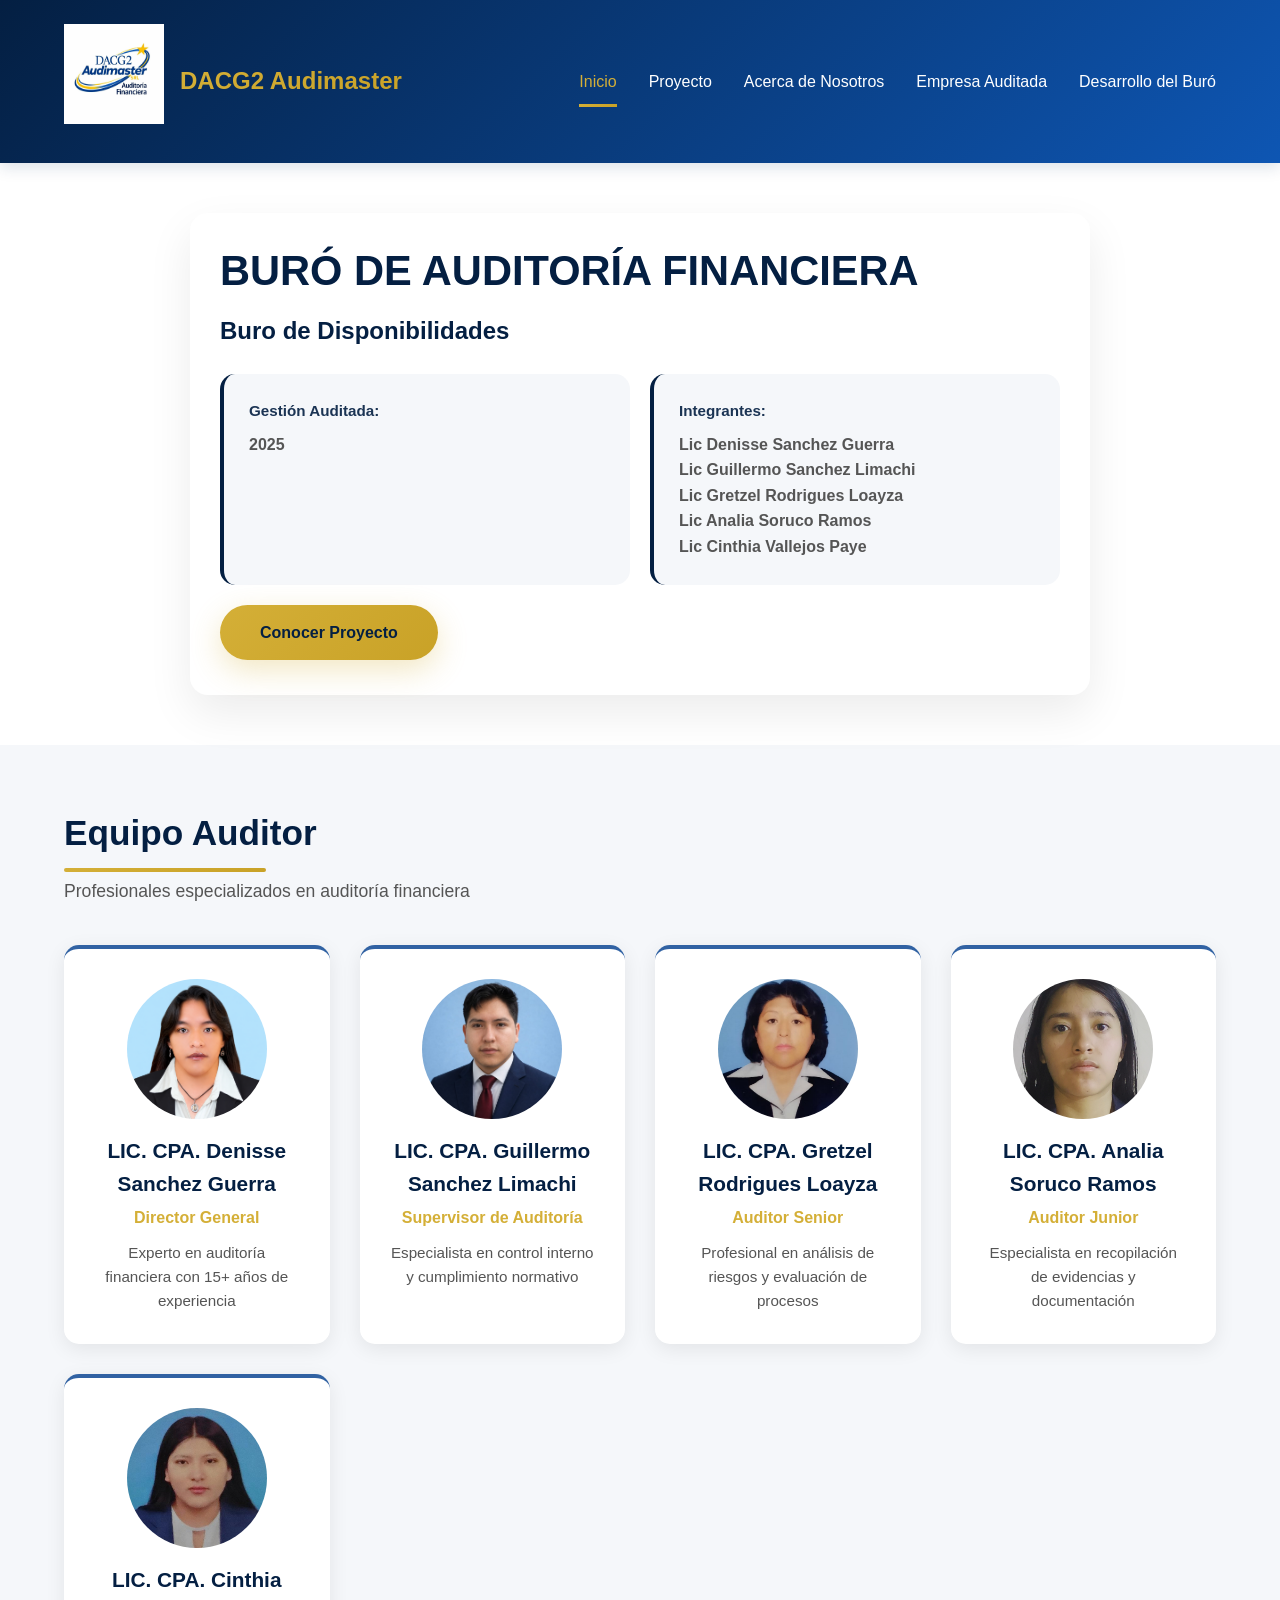
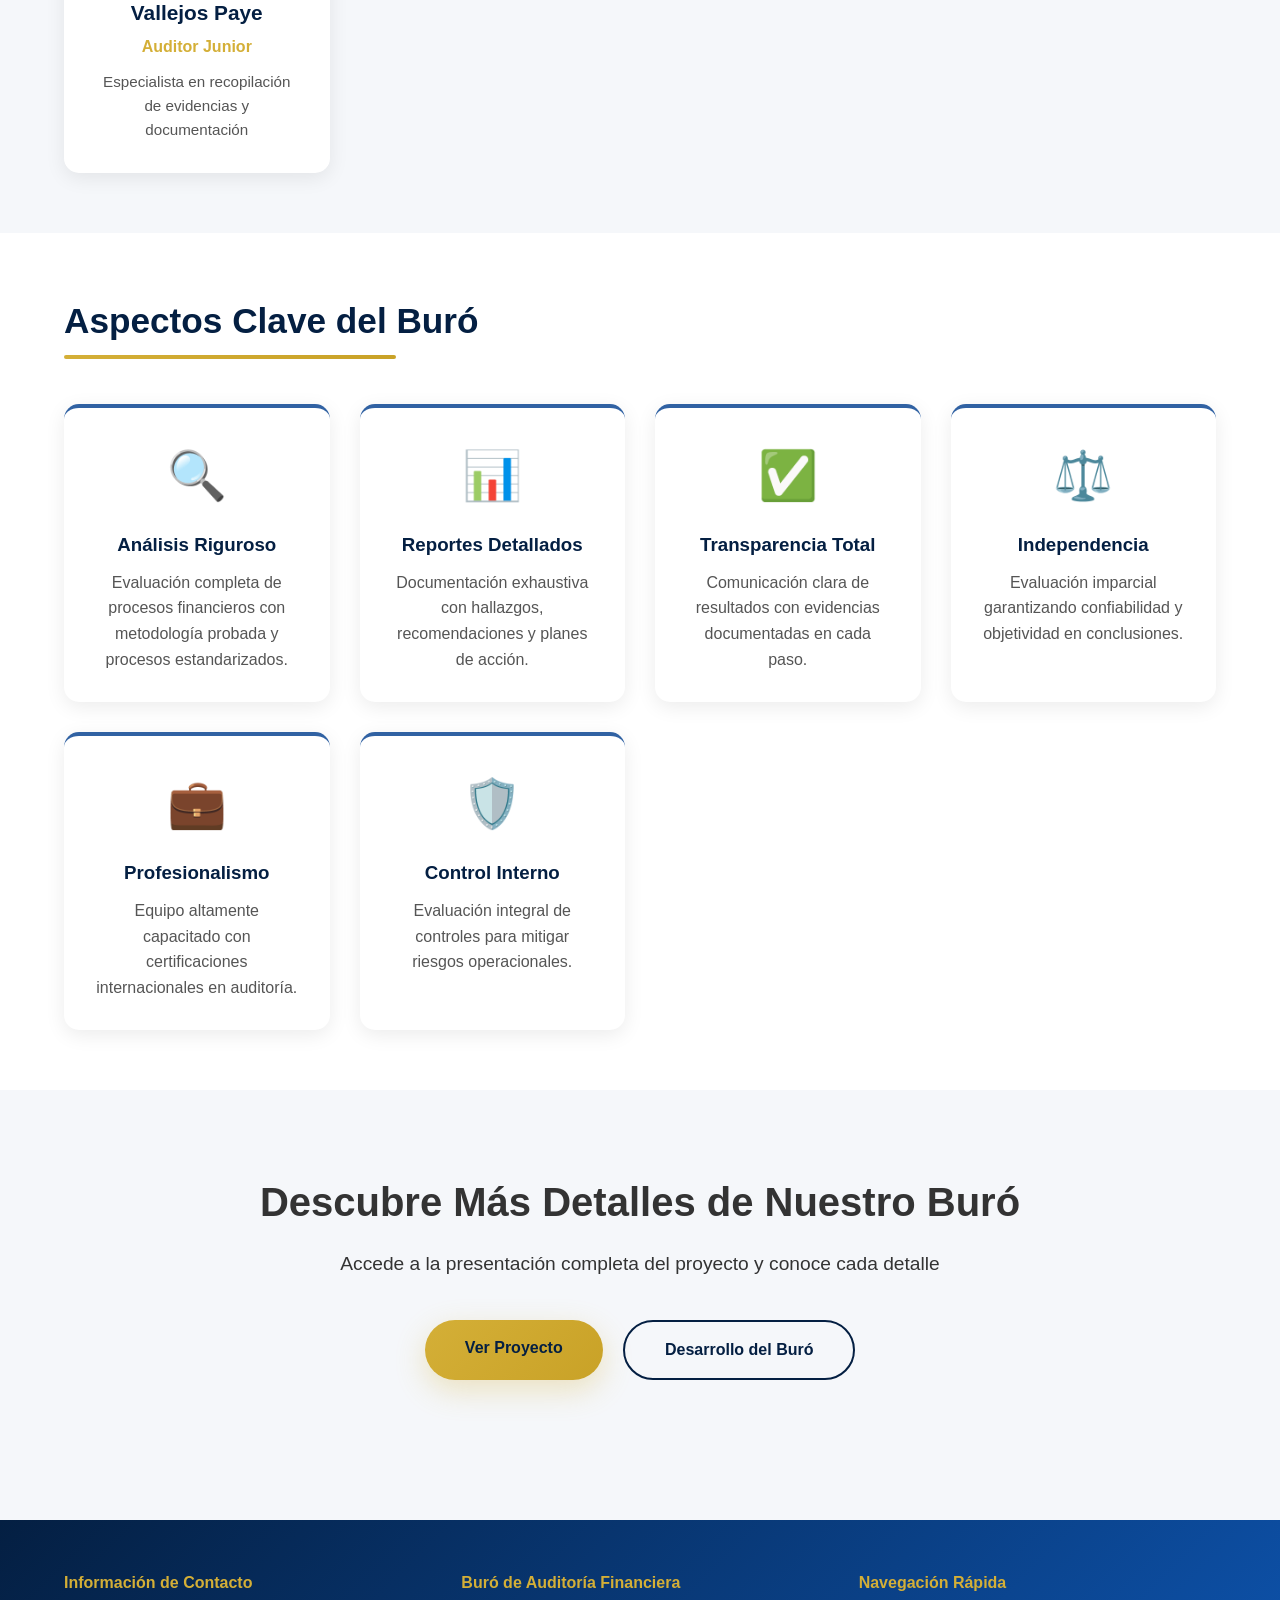
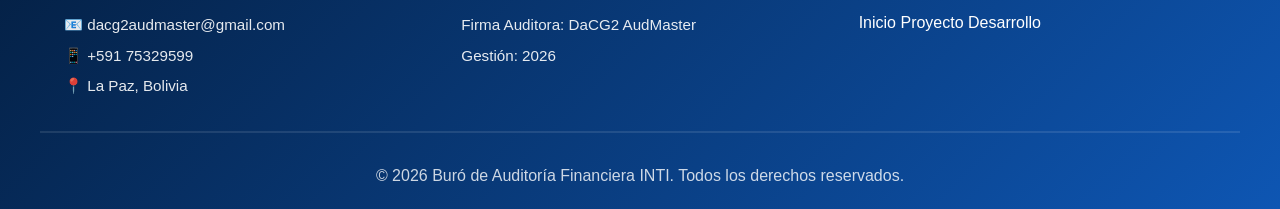
<file: index.html>
<!DOCTYPE html>
<html lang="es">
<head>
    <meta charset="UTF-8">
    <meta name="viewport" content="width=device-width, initial-scale=1.0">
    <link rel="icon" type="image/png" href="img/logofirma.jpg">
    <title>Auditoría Financiera - 2026</title>
    <link rel="stylesheet" href="styles.css">
</head>
<body>
    <!-- Navegación Sticky -->
    <nav class="navbar sticky-navbar">
        <div class="navbar-container">
            <div class="navbar-brand">
                <span class="brand-icon"><img src="img/logofirma.jpg" alt="logo-firma" height="100px" width="100px"></span>
                <span class="brand-text">DACG2 Audimaster</span>
            </div>
            <div class="nav-menu" id="navMenu">
                <a href="index.html" class="nav-link active">Inicio</a>
                <a href="proyecto.html" class="nav-link">Proyecto</a>
                <a href="firma.html" class="nav-link">Acerca de Nosotros</a>
                <a href="empresa.html" class="nav-link">Empresa Auditada</a>
                <a href="desarrollo.html" class="nav-link">Desarrollo del Buró</a>
            </div>
            <div class="hamburger" id="hamburger">
                <span></span>
                <span></span>
                <span></span>
            </div>
        </div>
    </nav>

    <!-- Hero Section -->
    <header class="hero" id="hero">
        <div class="hero-overlay"></div>
        <div class="hero-content">
            <div class="hero-text">
                <h1 class="hero-title fade-in">BURÓ DE AUDITORÍA FINANCIERA</h1>
                <p class="hero-subtitle fade-in-delay">Buro de Disponibilidades</p>
                <div class="hero-info fade-in-delay-2">
                    <div class="info-card">
                        <span class="info-label">Gestión Auditada:</span>
                        <span class="info-value">2025</span>
                    </div>
                    <div class="info-card">
                        <span class="info-label">Integrantes:</span>
                        <span class="info-value">Lic Denisse Sanchez Guerra</span>
                        <span class="info-value">Lic Guillermo Sanchez Limachi</span>
                        <span class="info-value">Lic Gretzel Rodrigues Loayza</span>
                        <span class="info-value">Lic Analia Soruco Ramos</span>
                        <span class="info-value">Lic Cinthia Vallejos Paye</span>
                    </div>
                </div>
                <a href="desarrollo.html" class="cta-button fade-in-delay-3">Conocer Proyecto</a>
            </div>
        </div>
    </header>

    <!-- Integrantes Section -->
    <section class="integrantes-section">
        <div class="container">
            <h2 class="section-title">Equipo Auditor</h2>
            <p class="section-subtitle">Profesionales especializados en auditoría financiera</p>
            <div class="integrantes-grid">
                <div class="integrante-card fade-up" data-index="0">
                    <div class="integrante-avatar">
                        <img src="img/foto_denise.png" alt="Foto de Denisse Sanchez Guerra" class="integrante-avatar-img">
                    </div>
                    <h3 class="integrante-name">LIC. CPA. Denisse Sanchez Guerra</h3>
                    <p class="integrante-role">Director General</p>
                    <p class="integrante-description">Experto en auditoría financiera con 15+ años de experiencia</p>
                </div>
                <div class="integrante-card fade-up" data-index="1">
                    <div class="integrante-avatar">
                        <img src="img/foto_guille.jpg" alt="Foto de Guillermo Sanchez Limachi" class="integrante-avatar-img">
                    </div>
                    <h3 class="integrante-name">LIC. CPA. Guillermo Sanchez Limachi</h3>
                    <p class="integrante-role">Supervisor de Auditoría</p>
                    <p class="integrante-description">Especialista en control interno y cumplimiento normativo</p>
                </div>
                <div class="integrante-card fade-up" data-index="2">
                    <div class="integrante-avatar">
                        <img src="img/foto_gretzel.jpg" alt="Foto deGretzel Rodrigues" class="integrante-avatar-img">
                    </div>
                    <h3 class="integrante-name">LIC. CPA. Gretzel Rodrigues Loayza</h3>
                    <p class="integrante-role">Auditor Senior</p>
                    <p class="integrante-description">Profesional en análisis de riesgos y evaluación de procesos</p>
                </div>
                <div class="integrante-card fade-up" data-index="3">
                    <div class="integrante-avatar">
                        <img src="img/foto_corregida.jpg" alt="Foto de Analia Soruco" class="integrante-avatar-img">
                    </div>
                    <h3 class="integrante-name">LIC. CPA. Analia Soruco Ramos</h3>
                    <p class="integrante-role">Auditor Junior</p>
                    <p class="integrante-description">Especialista en recopilación de evidencias y documentación</p>
                </div>
                <div class="integrante-card fade-up" data-index="4">
                    <div class="integrante-avatar">
                        <img src="img/foto_cintia.jpg" alt="Foto de Cinthia Vallejos" class="integrante-avatar-img">
                    </div>
                    <h3 class="integrante-name">LIC. CPA. Cinthia Vallejos Paye</h3>
                    <p class="integrante-role">Auditor Junior</p>
                    <p class="integrante-description">Especialista en recopilación de evidencias y documentación</p>
                </div>
            </div>
        </div>
    </section>
    <!-- Características Principales -->
    <section class="features-section">
        <div class="container">
            <h2 class="section-title">Aspectos Clave del Buró</h2>
            <div class="features-grid">
                <div class="feature-card">
                    <div class="feature-icon">🔍</div>
                    <h3>Análisis Riguroso</h3>
                    <p>Evaluación completa de procesos financieros con metodología probada y procesos estandarizados.</p>
                </div>
                <div class="feature-card">
                    <div class="feature-icon">📊</div>
                    <h3>Reportes Detallados</h3>
                    <p>Documentación exhaustiva con hallazgos, recomendaciones y planes de acción.</p>
                </div>
                <div class="feature-card">
                    <div class="feature-icon">✅</div>
                    <h3>Transparencia Total</h3>
                    <p>Comunicación clara de resultados con evidencias documentadas en cada paso.</p>
                </div>
                <div class="feature-card">
                    <div class="feature-icon">⚖️</div>
                    <h3>Independencia</h3>
                    <p>Evaluación imparcial garantizando confiabilidad y objetividad en conclusiones.</p>
                </div>
                <div class="feature-card">
                    <div class="feature-icon">💼</div>
                    <h3>Profesionalismo</h3>
                    <p>Equipo altamente capacitado con certificaciones internacionales en auditoría.</p>
                </div>
                <div class="feature-card">
                    <div class="feature-icon">🛡️</div>
                    <h3>Control Interno</h3>
                    <p>Evaluación integral de controles para mitigar riesgos operacionales.</p>
                </div>
            </div>
        </div>
    </section>
    <!-- CTA Section -->
    <section class="cta-section">
        <div class="cta-content">
            <h2>Descubre Más Detalles de Nuestro Buró</h2>
            <p>Accede a la presentación completa del proyecto y conoce cada detalle</p>
            <div class="cta-buttons">
                <a href="proyecto.html" class="cta-primary">Ver Proyecto</a>
                <a href="desarrollo.html" class="cta-secondary">Desarrollo del Buró</a>
            </div>
        </div>
    </section>

    <!-- Footer -->
    <footer class="footer">
        <div class="footer-content">
            <div class="footer-section">
                <h4>Información de Contacto</h4>
                <p>📧 dacg2audmaster@gmail.com</p>
                <p>📱 +591 75329599</p>
                <p>📍 La Paz, Bolivia</p>
            </div>
            <div class="footer-section">
                <h4>Buró de Auditoría Financiera</h4>
                <p>Firma Auditora: DaCG2 AudMaster</p>
                <p>Gestión: 2026</p>
            </div>
            <div class="footer-section">
                <h4>Navegación Rápida</h4>
                <a href="index.html">Inicio</a>
                <a href="proyecto.html">Proyecto</a>
                <a href="desarrollo.html">Desarrollo</a>
            </div>
        </div>
        <div class="footer-bottom">
            <p>© 2026 Buró de Auditoría Financiera INTI. Todos los derechos reservados.</p>
        </div>
    </footer>

    <!-- Botón Volver Arriba -->
    <button class="scroll-to-top" id="scrollToTop">↑</button>

    <script src="script.js"></script>
</body>
</html>
</file>
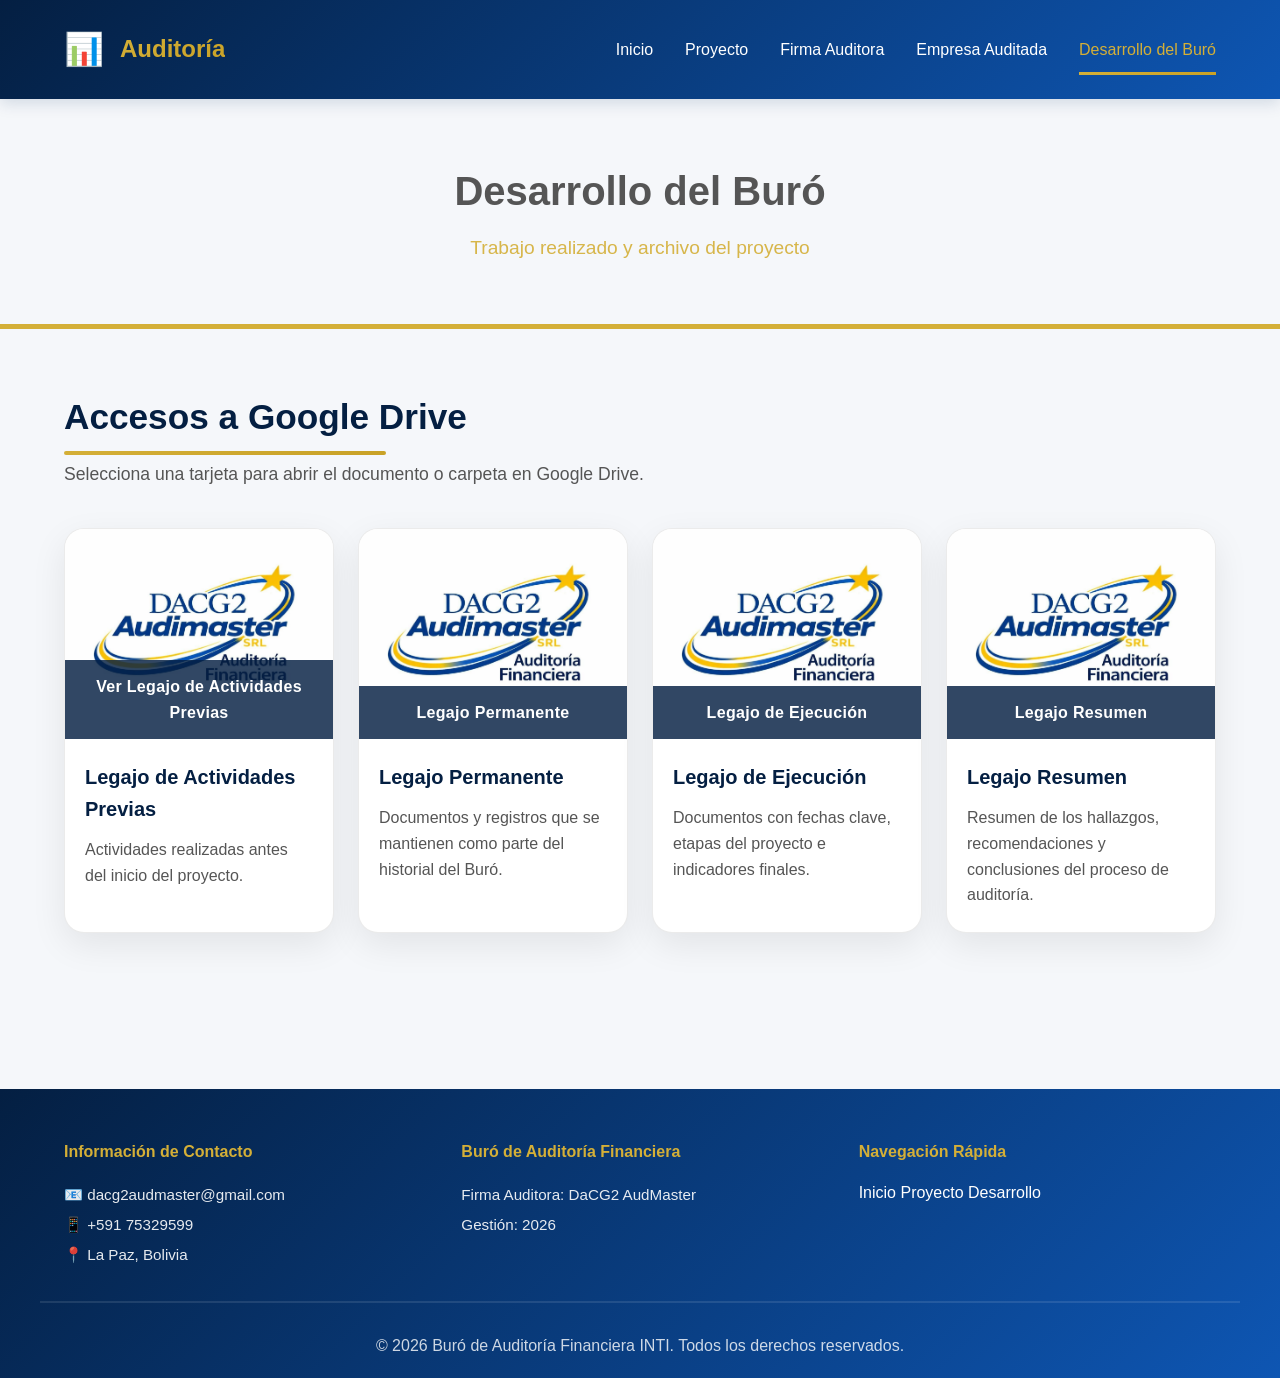
<file: desarrollo.html>
<!DOCTYPE html>
<html lang="es">
<head>
    <meta charset="UTF-8">
    <meta name="viewport" content="width=device-width, initial-scale=1.0">
    <link rel="icon" type="image/png" href="img/logofirma.jpg">
    <title>Desarrollo del Buró - Buró de Auditoría</title>
    <link rel="stylesheet" href="styles.css">
</head>
<body>
    <!-- Navegación Sticky -->
    <nav class="navbar sticky-navbar">
        <div class="navbar-container">
            <div class="navbar-brand">
                <span class="brand-icon">📊</span>
                <span class="brand-text">Auditoría</span>
            </div>
            <div class="nav-menu" id="navMenu">
                <a href="index.html" class="nav-link">Inicio</a>
                <a href="proyecto.html" class="nav-link">Proyecto</a>
                <a href="firma.html" class="nav-link">Firma Auditora</a>
                <a href="empresa.html" class="nav-link">Empresa Auditada</a>
                <a href="desarrollo.html" class="nav-link active">Desarrollo del Buró</a>
            </div>
            <div class="hamburger" id="hamburger">
                <span></span>
                <span></span>
                <span></span>
            </div>
        </div>
    </nav>

    <!-- Page Header -->
    <header class="page-header">
        <h1 class="page-title">Desarrollo del Buró</h1>
        <p class="page-subtitle">Trabajo realizado y archivo del proyecto</p>
    </header>

    <!-- Main Content -->
    <main class="main-content">
        <div class="container">
            <section class="dev-section fade-up">
                <h2 class="section-title">Accesos a Google Drive</h2>
                <p class="section-subtitle">Selecciona una tarjeta para abrir el documento o carpeta en Google Drive.</p>
                <div class="drive-grid">
                    <a class="drive-card" href="https://drive.google.com/file/d/1voPrdvt7iA2beTBzLVgas5RPv4eWmDw5/view?usp=sharing" target="_blank" rel="noopener noreferrer">
                        <div class="drive-thumb">
                            <img src="img/logofirma.jpg" alt="Legajo de Actividades Previas">
                            <span class="drive-overlay">Ver Legajo de Actividades Previas</span>
                        </div>
                        <div class="drive-card-content">
                            <h3>Legajo de Actividades Previas</h3>
                            <p>Actividades realizadas antes del inicio del proyecto.</p>
                        </div>
                    </a>
                    <a class="drive-card" href="https://drive.google.com/file/d/1eTPe0ddEw84SWrway0XYz3NSUaAcMpQ1/view?usp=sharing" target="_blank" rel="noopener noreferrer">
                        <div class="drive-thumb">
                            <img src="img/logofirma.jpg" alt="Legajo Permanente">
                            <span class="drive-overlay">Legajo Permanente</span>
                        </div>
                        <div class="drive-card-content">
                            <h3>Legajo Permanente</h3>
                            <p>Documentos y registros que se mantienen como parte del historial del Buró.</p>
                        </div>
                    </a>
                    <a class="drive-card" href="https://drive.google.com/file/d/1IOtzx3BKQWLm5sZka_1m-U_qH0CJ0iGg/view?usp=sharing" target="_blank" rel="noopener noreferrer">
                        <div class="drive-thumb">
                            <img src="img/logofirma.jpg" alt="Cronograma y Resultados">
                            <span class="drive-overlay">Legajo de Ejecución</span>
                        </div>
                        <div class="drive-card-content">
                            <h3>Legajo de Ejecución</h3>
                            <p>Documentos con fechas clave, etapas del proyecto e indicadores finales.</p>
                        </div>
                    </a>
                    <a class="drive-card" href="https://drive.google.com/drive/folders/4D5E6F7G8H9I0J1K2L3M" target="_blank" rel="noopener noreferrer">
                        <div class="drive-thumb">
                            <img src="img/logofirma.jpg" alt="Recomendaciones y Plan de Acción">
                            <span class="drive-overlay">Legajo Resumen</span>
                        </div>
                        <div class="drive-card-content">
                            <h3>Legajo Resumen</h3>
                            <p>Resumen de los hallazgos, recomendaciones y conclusiones del proceso de auditoría.</p>
                        </div>
                    </a>
                </div>
            </section>
        </div>
    </main>

    <!-- Footer -->
    <footer class="footer">
        <div class="footer-content">
            <div class="footer-section">
                <h4>Información de Contacto</h4>
                <p>📧 dacg2audmaster@gmail.com</p>
                <p>📱 +591 75329599</p>
                <p>📍 La Paz, Bolivia</p>
            </div>
            <div class="footer-section">
                <h4>Buró de Auditoría Financiera</h4>
                <p>Firma Auditora: DaCG2 AudMaster</p>
                <p>Gestión: 2026</p>
            </div>
            <div class="footer-section">
                <h4>Navegación Rápida</h4>
                <a href="index.html">Inicio</a>
                <a href="proyecto.html">Proyecto</a>
                <a href="desarrollo.html">Desarrollo</a>
            </div>
        </div>
        <div class="footer-bottom">
            <p>© 2026 Buró de Auditoría Financiera INTI. Todos los derechos reservados.</p>
        </div>
    </footer>


    <!-- Botón Volver Arriba -->
    <button class="scroll-to-top" id="scrollToTop">↑</button>

    <script src="script.js"></script>
</body>
</html>
</file>
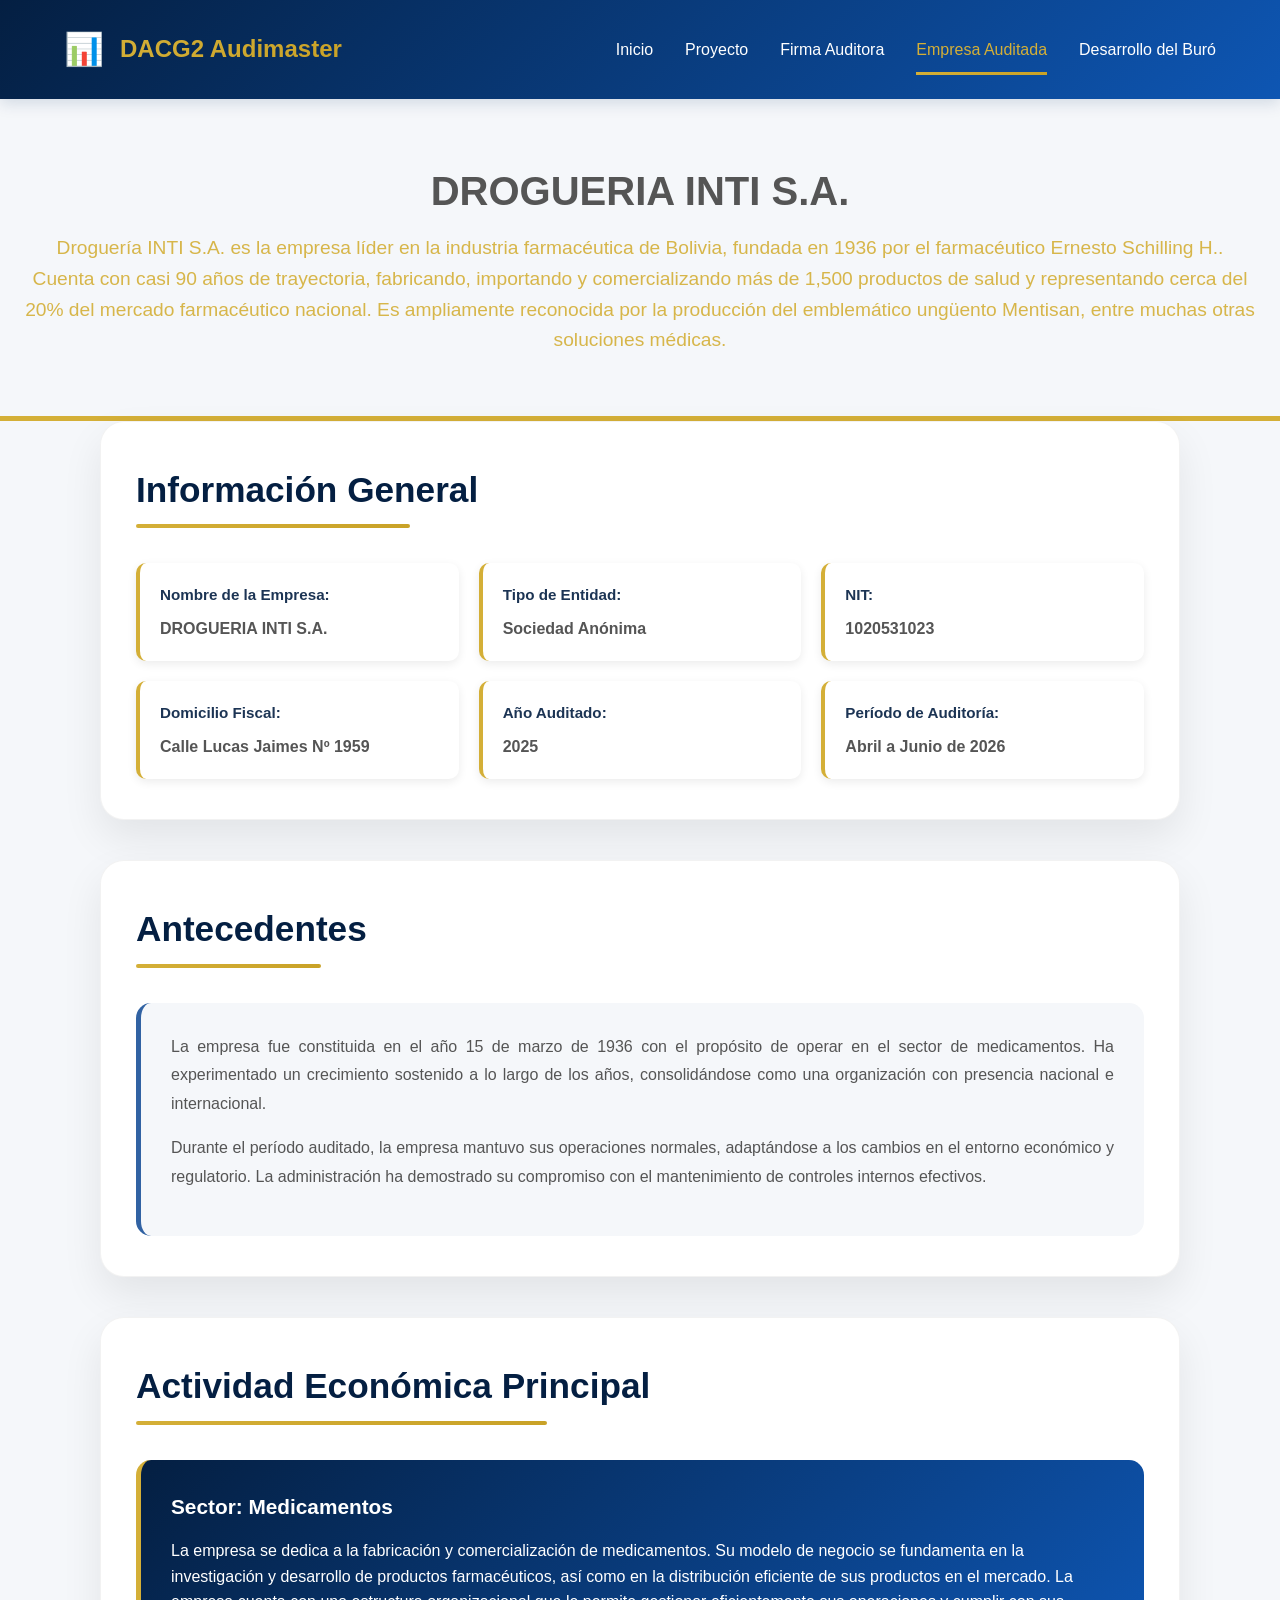
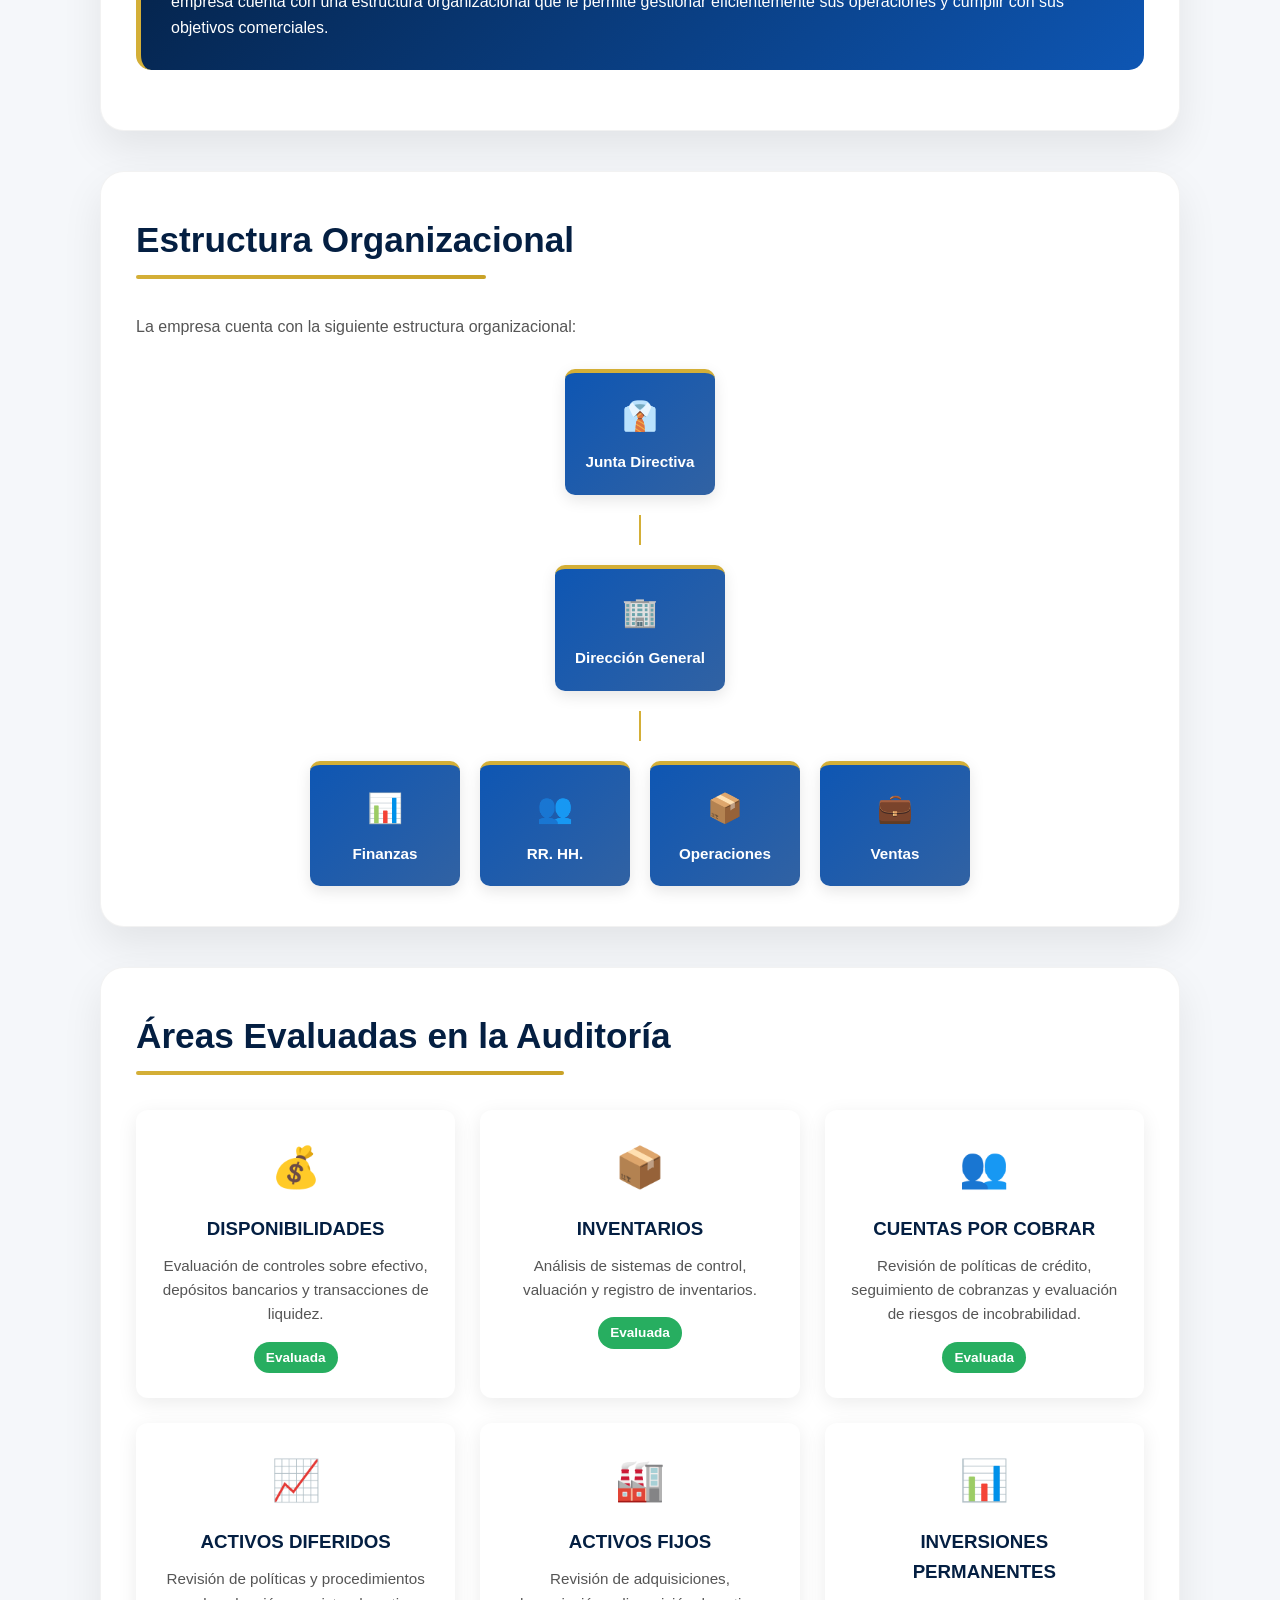
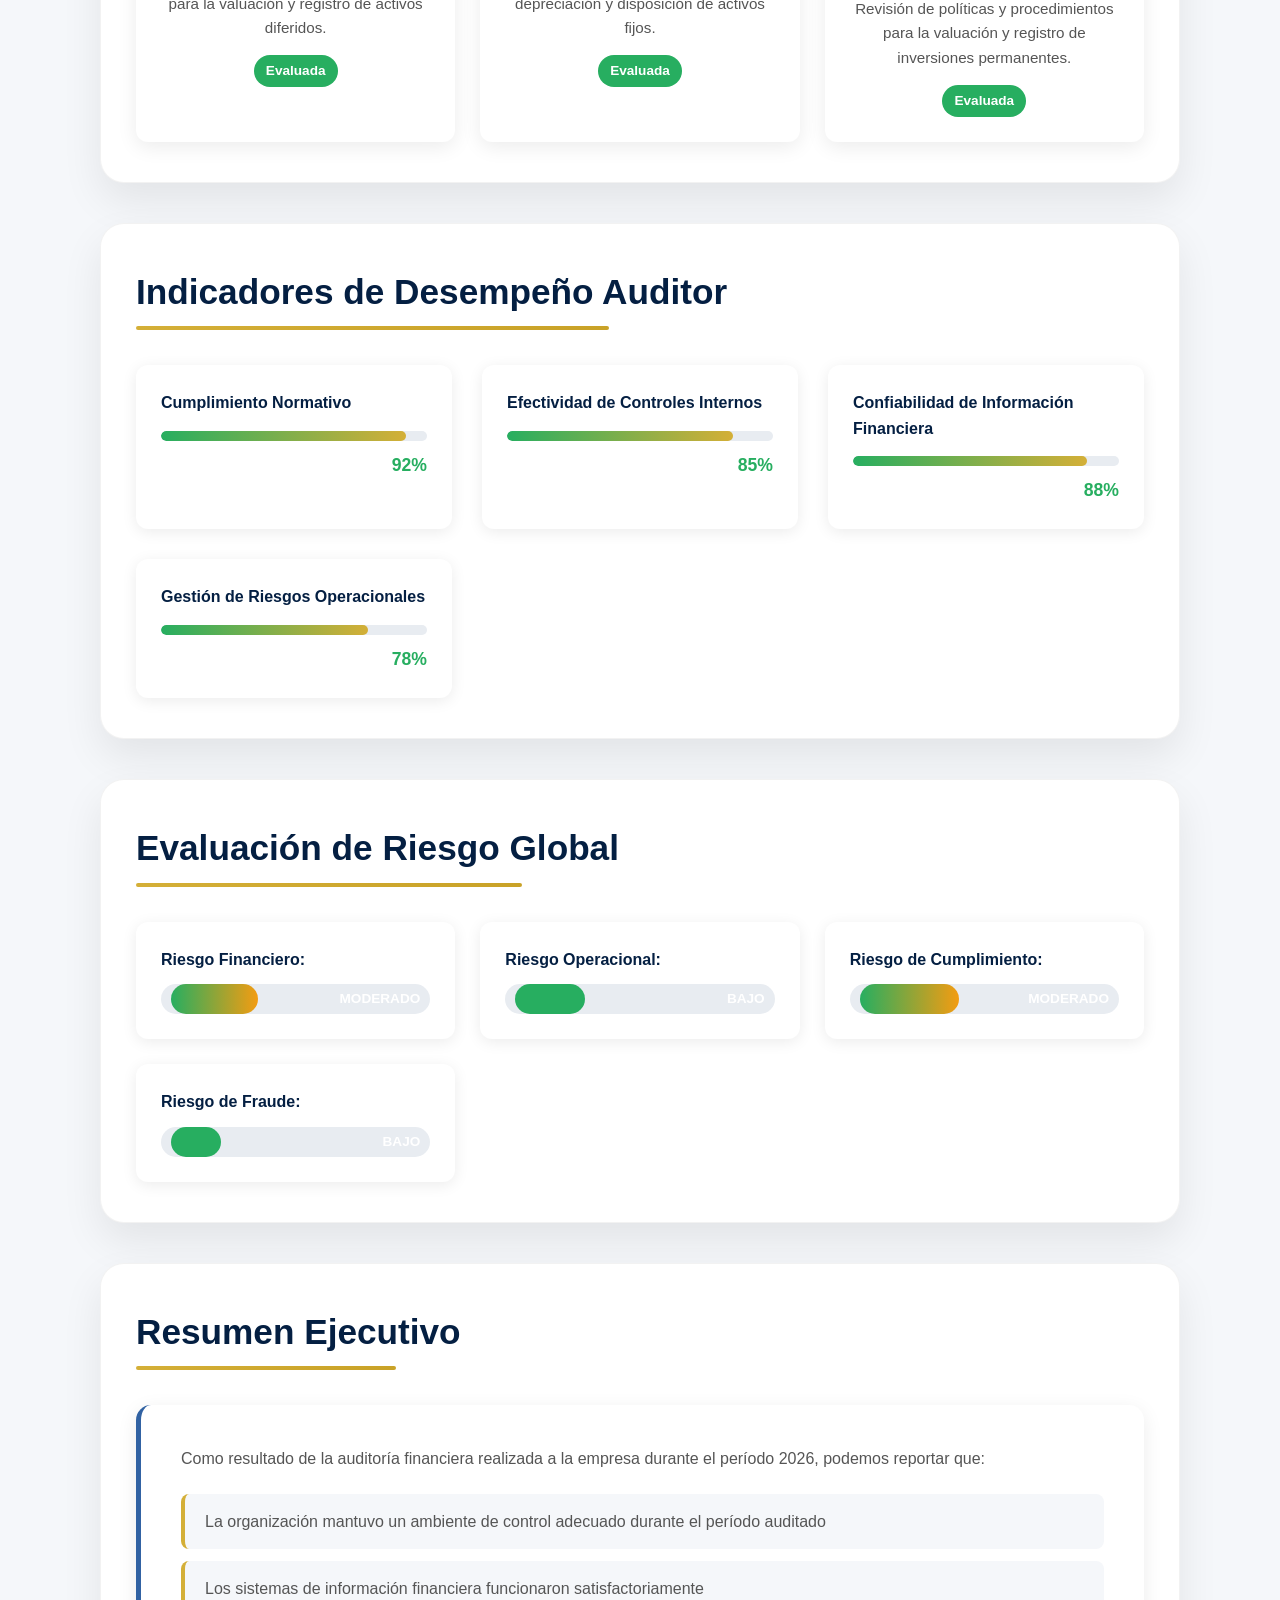
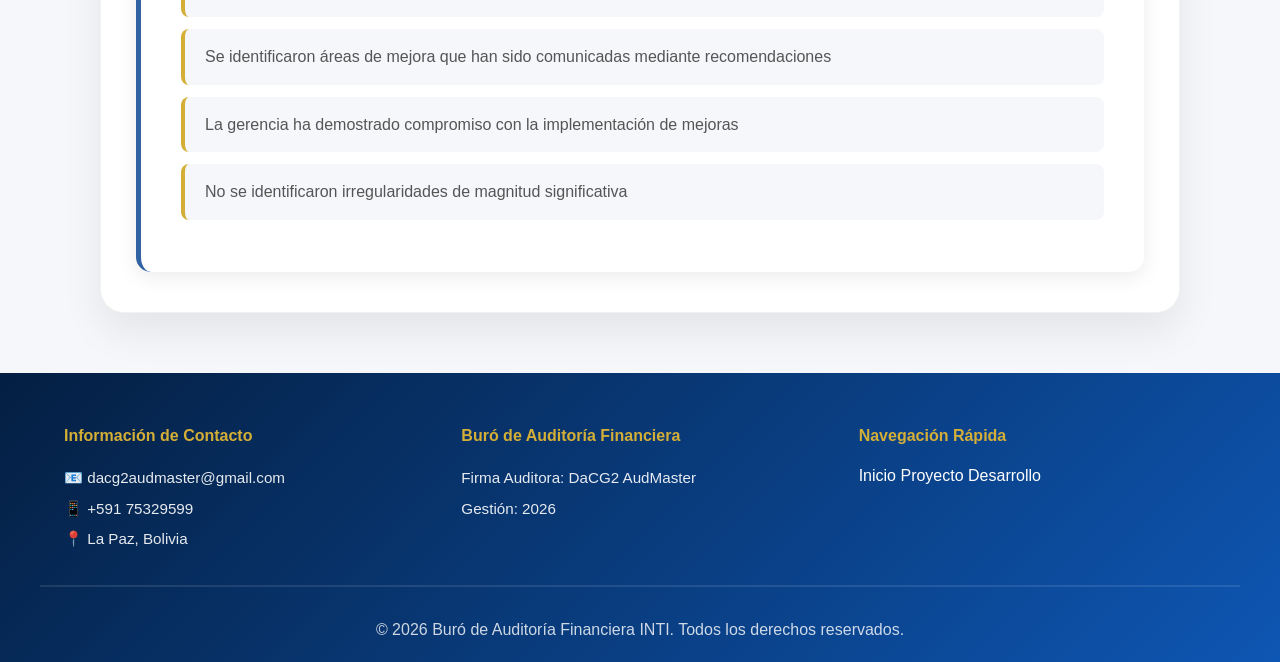
<file: empresa.html>
<!DOCTYPE html>
<html lang="es">
<head>
    <meta charset="UTF-8">
    <meta name="viewport" content="width=device-width, initial-scale=1.0">
    <link rel="icon" type="image/png" href="img/logofirma.jpg">
    <title>DROGUERIA INTI S.A.</title>
    <link rel="stylesheet" href="styles.css">
</head>
<body>
    <!-- Navegación Sticky -->
    <nav class="navbar sticky-navbar">
        <div class="navbar-container">
            <div class="navbar-brand">
                <span class="brand-icon">📊</span>
                <span class="brand-text">DACG2 Audimaster</span>
            </div>
            <div class="nav-menu" id="navMenu">
                <a href="index.html" class="nav-link">Inicio</a>
                <a href="proyecto.html" class="nav-link">Proyecto</a>
                <a href="firma.html" class="nav-link">Firma Auditora</a>
                <a href="empresa.html" class="nav-link active">Empresa Auditada</a>
                <a href="desarrollo.html" class="nav-link">Desarrollo del Buró</a>
            </div>
            <div class="hamburger" id="hamburger">
                <span></span>
                <span></span>
                <span></span>
            </div>
        </div>
    </nav>

    <!-- Page Header -->
    <header class="page-header">
        <h1 class="page-title">DROGUERIA INTI S.A.</h1>
        <p class="page-subtitle">Droguería INTI S.A. es la empresa líder en la industria farmacéutica de Bolivia, fundada en 1936 por el farmacéutico Ernesto Schilling H.. Cuenta con casi 90 años de trayectoria, fabricando, importando y comercializando más de 1,500 productos de salud y representando cerca del 20% del mercado farmacéutico nacional. Es ampliamente reconocida por la producción del emblemático ungüento Mentisan, entre muchas otras soluciones médicas.</p>
    </header>

    <!-- Main Content -->
    <main class="main-content">
        <div class="container">
            <!-- Información General -->
            <section class="company-section fade-up">
                <h2 class="section-title">Información General</h2>
                <div class="company-info-grid">
                    <div class="info-item">
                        <span class="info-label">Nombre de la Empresa:</span>
                        <span class="info-value">DROGUERIA INTI S.A.</span>
                    </div>
                    <div class="info-item">
                        <span class="info-label">Tipo de Entidad:</span>
                        <span class="info-value">Sociedad Anónima</span>
                    </div>
                    <div class="info-item">
                        <span class="info-label">NIT:</span>
                        <span class="info-value">1020531023</span>
                    </div>
                    <div class="info-item">
                        <span class="info-label">Domicilio Fiscal:</span>
                        <span class="info-value">Calle Lucas Jaimes Nº 1959</span>
                    </div>
                    <div class="info-item">
                        <span class="info-label">Año Auditado:</span>
                        <span class="info-value">2025</span>
                    </div>
                    <div class="info-item">
                        <span class="info-label">Período de Auditoría:</span>
                        <span class="info-value">Abril a Junio de 2026</span>
                    </div>
                </div>
            </section>

            <!-- Antecedentes -->
            <section class="company-section fade-up" data-delay="0.1s">
                <h2 class="section-title">Antecedentes</h2>
                <div class="background-box">
                    <p>La empresa fue constituida en el año 15 de marzo de 1936 con el propósito de operar en el sector de medicamentos. Ha experimentado un crecimiento sostenido a lo largo de los años, consolidándose como una organización con presencia nacional e internacional.</p>
                    <p>Durante el período auditado, la empresa mantuvo sus operaciones normales, adaptándose a los cambios en el entorno económico y regulatorio. La administración ha demostrado su compromiso con el mantenimiento de controles internos efectivos.</p>
                </div>
            </section>

            <!-- Actividad Económica -->
            <section class="company-section fade-up" data-delay="0.2s">
                <h2 class="section-title">Actividad Económica Principal</h2>
                <div class="economic-activity-box highlight-box">
                    <h3>Sector: Medicamentos</h3>
                    <p>La empresa se dedica a la fabricación y comercialización de medicamentos. Su modelo de negocio se fundamenta en la investigación y desarrollo de productos farmacéuticos, así como en la distribución eficiente de sus productos en el mercado. La empresa cuenta con una estructura organizacional que le permite gestionar eficientemente sus operaciones y cumplir con sus objetivos comerciales.</p>
                </div>
            </section>

            <!-- Estructura Organizacional -->
            <section class="company-section fade-up" data-delay="0.3s">
                <h2 class="section-title">Estructura Organizacional</h2>
                <div class="org-structure-container">
                    <p class="org-description">La empresa cuenta con la siguiente estructura organizacional:</p>
                    <div class="structure-diagram">
                        <div class="structure-level level-1">
                            <div class="structure-box president">
                                <span class="structure-icon">👔</span>
                                <span class="structure-title">Junta Directiva</span>
                            </div>
                        </div>
                        <div class="structure-line"></div>
                        <div class="structure-level level-2">
                            <div class="structure-box ceo">
                                <span class="structure-icon">🏢</span>
                                <span class="structure-title">Dirección General</span>
                            </div>
                        </div>
                        <div class="structure-line"></div>
                        <div class="structure-level level-3">
                            <div class="structure-box">
                                <span class="structure-icon">📊</span>
                                <span class="structure-title">Finanzas</span>
                            </div>
                            <div class="structure-box">
                                <span class="structure-icon">👥</span>
                                <span class="structure-title">RR. HH.</span>
                            </div>
                            <div class="structure-box">
                                <span class="structure-icon">📦</span>
                                <span class="structure-title">Operaciones</span>
                            </div>
                            <div class="structure-box">
                                <span class="structure-icon">💼</span>
                                <span class="structure-title">Ventas</span>
                            </div>
                        </div>
                    </div>
                </div>
            </section>

            <!-- Áreas Evaluadas -->
            <section class="company-section fade-up" data-delay="0.4s">
                <h2 class="section-title">Áreas Evaluadas en la Auditoría</h2>
                <div class="areas-grid">
                    <div class="area-card">
                        <div class="area-icon">💰</div>
                        <h3>DISPONIBILIDADES</h3>
                        <p>Evaluación de controles sobre efectivo, depósitos bancarios y transacciones de liquidez.</p>
                        <span class="area-status">Evaluada</span>
                    </div>
                    <div class="area-card">
                        <div class="area-icon">📦</div>
                        <h3>INVENTARIOS</h3>
                        <p>Análisis de sistemas de control, valuación y registro de inventarios.</p>
                        <span class="area-status">Evaluada</span>
                    </div>
                    <div class="area-card">
                        <div class="area-icon">👥</div>
                        <h3>CUENTAS POR COBRAR</h3>
                        <p>Revisión de políticas de crédito, seguimiento de cobranzas y evaluación de riesgos de incobrabilidad.</p>
                        <span class="area-status">Evaluada</span>
                    </div>
                    <div class="area-card">
                        <div class="area-icon">📈</div>
                        <h3>ACTIVOS DIFERIDOS</h3>
                        <p>Revisión de políticas y procedimientos para la valuación y registro de activos diferidos.</p>
                        <span class="area-status">Evaluada</span>
                    </div>
                    <div class="area-card">
                        <div class="area-icon">🏭</div>
                        <h3>ACTIVOS FIJOS</h3>
                        <p>Revisión de adquisiciones, depreciación y disposición de activos fijos.</p>
                        <span class="area-status">Evaluada</span>
                    </div>
                    <div class="area-card">
                        <div class="area-icon">📊</div>
                        <h3>INVERSIONES PERMANENTES</h3>
                        <p>Revisión de políticas y procedimientos para la valuación y registro de inversiones permanentes.</p>
                        <span class="area-status">Evaluada</span>
                    </div>
                </div>
            </section>

            <!-- Indicadores de Desempeño -->
            <section class="company-section fade-up" data-delay="0.5s">
                <h2 class="section-title">Indicadores de Desempeño Auditor</h2>
                <div class="indicators-container">
                    <div class="indicator-block">
                        <h4>Cumplimiento Normativo</h4>
                        <div class="progress-bar">
                            <div class="progress-fill" style="width: 92%"></div>
                        </div>
                        <span class="progress-percent">92%</span>
                    </div>
                    <div class="indicator-block">
                        <h4>Efectividad de Controles Internos</h4>
                        <div class="progress-bar">
                            <div class="progress-fill" style="width: 85%"></div>
                        </div>
                        <span class="progress-percent">85%</span>
                    </div>
                    <div class="indicator-block">
                        <h4>Confiabilidad de Información Financiera</h4>
                        <div class="progress-bar">
                            <div class="progress-fill" style="width: 88%"></div>
                        </div>
                        <span class="progress-percent">88%</span>
                    </div>
                    <div class="indicator-block">
                        <h4>Gestión de Riesgos Operacionales</h4>
                        <div class="progress-bar">
                            <div class="progress-fill" style="width: 78%"></div>
                        </div>
                        <span class="progress-percent">78%</span>
                    </div>
                </div>
            </section>

            <!-- Riesgo Global -->
            <section class="company-section fade-up" data-delay="0.6s">
                <h2 class="section-title">Evaluación de Riesgo Global</h2>
                <div class="risk-assessment">
                    <div class="risk-item">
                        <span class="risk-label">Riesgo Financiero:</span>
                        <div class="risk-gauge">
                            <div class="gauge-fill" style="width: 35%; background: linear-gradient(90deg, #27AE60, #F39C12)"></div>
                            <span class="gauge-label">MODERADO</span>
                        </div>
                    </div>
                    <div class="risk-item">
                        <span class="risk-label">Riesgo Operacional:</span>
                        <div class="risk-gauge">
                            <div class="gauge-fill" style="width: 28%; background: #27AE60"></div>
                            <span class="gauge-label">BAJO</span>
                        </div>
                    </div>
                    <div class="risk-item">
                        <span class="risk-label">Riesgo de Cumplimiento:</span>
                        <div class="risk-gauge">
                            <div class="gauge-fill" style="width: 40%; background: linear-gradient(90deg, #27AE60, #F39C12)"></div>
                            <span class="gauge-label">MODERADO</span>
                        </div>
                    </div>
                    <div class="risk-item">
                        <span class="risk-label">Riesgo de Fraude:</span>
                        <div class="risk-gauge">
                            <div class="gauge-fill" style="width: 20%; background: #27AE60"></div>
                            <span class="gauge-label">BAJO</span>
                        </div>
                    </div>
                </div>
            </section>

            <!-- Resumen Ejecutivo -->
            <section class="company-section fade-up" data-delay="0.7s">
                <h2 class="section-title">Resumen Ejecutivo</h2>
                <div class="executive-summary">
                    <p>Como resultado de la auditoría financiera realizada a la empresa durante el período 2026, podemos reportar que:</p>
                    <ul class="summary-list">
                        <li>La organización mantuvo un ambiente de control adecuado durante el período auditado</li>
                        <li>Los sistemas de información financiera funcionaron satisfactoriamente</li>
                        <li>Se identificaron áreas de mejora que han sido comunicadas mediante recomendaciones</li>
                        <li>La gerencia ha demostrado compromiso con la implementación de mejoras</li>
                        <li>No se identificaron irregularidades de magnitud significativa</li>
                    </ul>
                </div>
            </section>
        </div>
    </main>

    <!-- Footer -->
    <footer class="footer">
        <div class="footer-content">
            <div class="footer-section">
                <h4>Información de Contacto</h4>
                <p>📧 dacg2audmaster@gmail.com</p>
                <p>📱 +591 75329599</p>
                <p>📍 La Paz, Bolivia</p>
            </div>
            <div class="footer-section">
                <h4>Buró de Auditoría Financiera</h4>
                <p>Firma Auditora: DaCG2 AudMaster</p>
                <p>Gestión: 2026</p>
            </div>
            <div class="footer-section">
                <h4>Navegación Rápida</h4>
                <a href="index.html">Inicio</a>
                <a href="proyecto.html">Proyecto</a>
                <a href="desarrollo.html">Desarrollo</a>
            </div>
        </div>
        <div class="footer-bottom">
            <p>© 2026 Buró de Auditoría Financiera INTI. Todos los derechos reservados.</p>
        </div>
    </footer>

    <!-- Botón Volver Arriba -->
    <button class="scroll-to-top" id="scrollToTop">↑</button>

    <script src="script.js"></script>
</body>
</html>
</file>
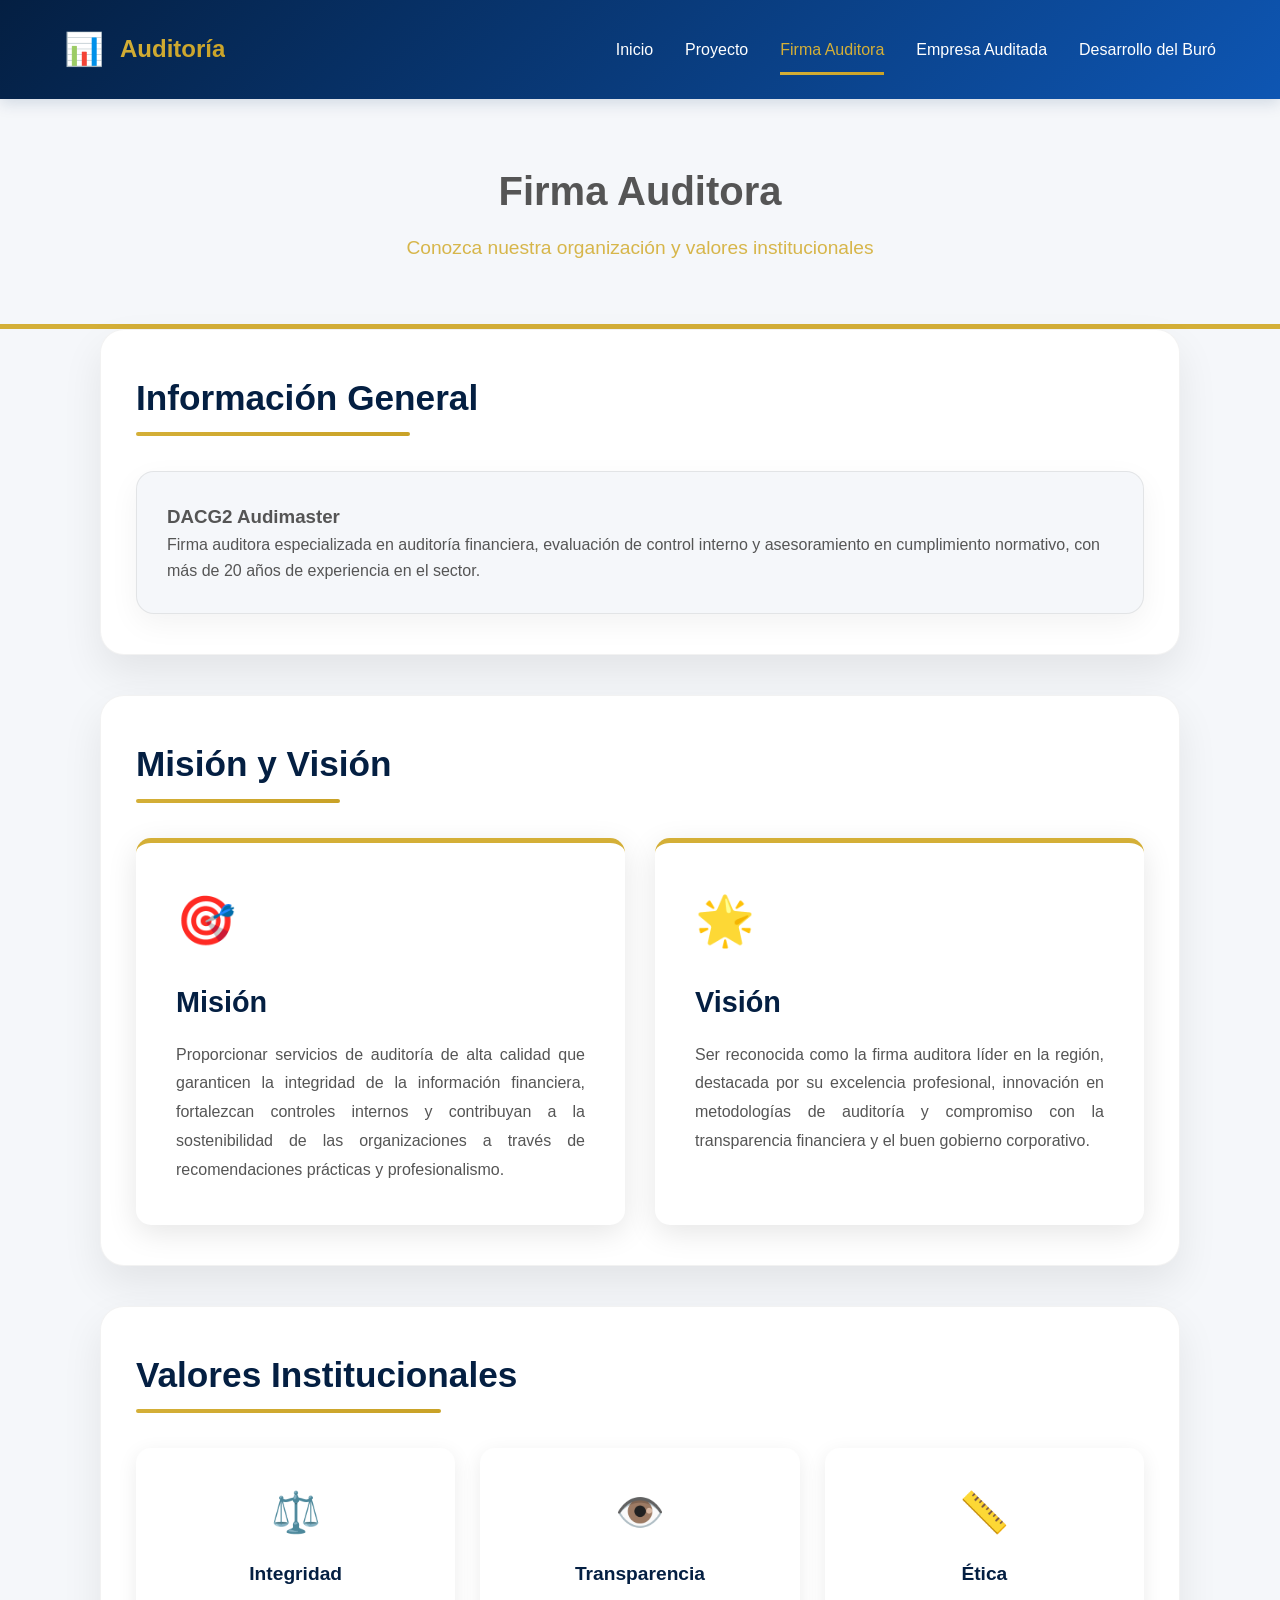
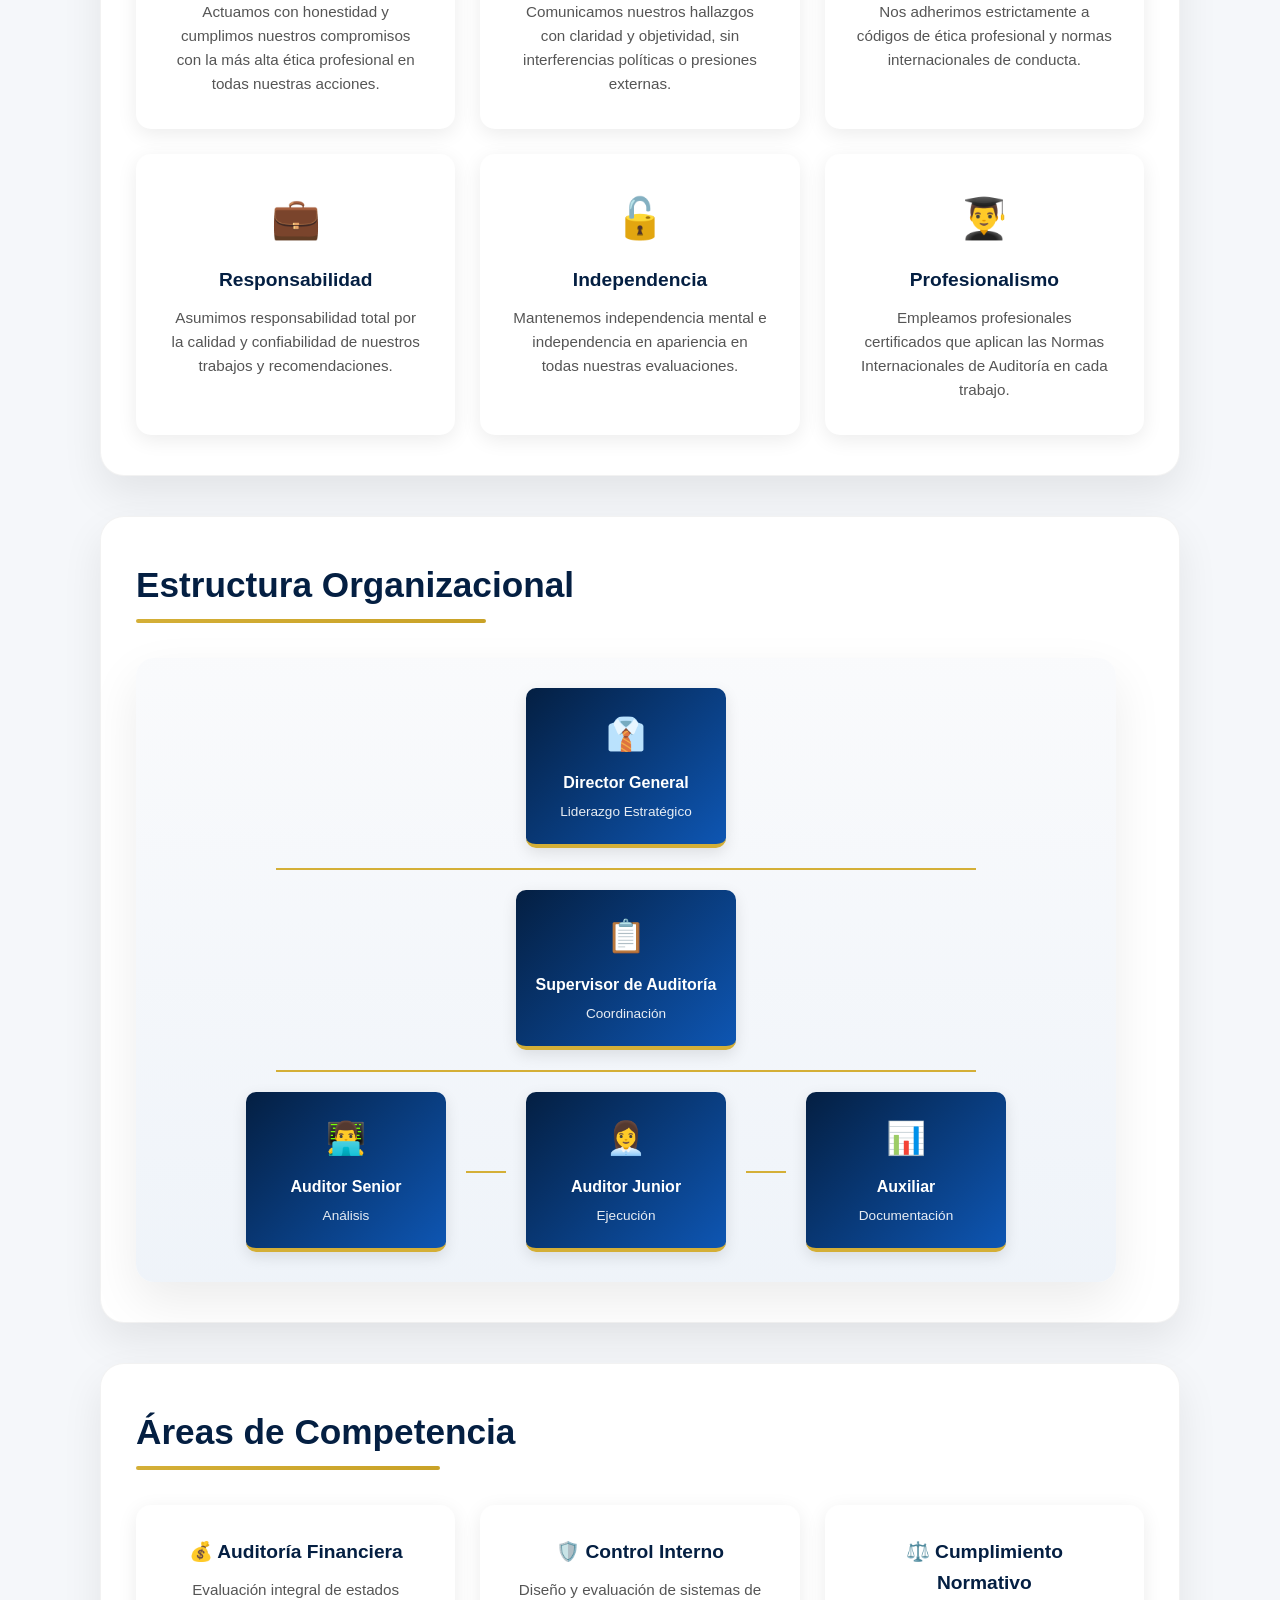
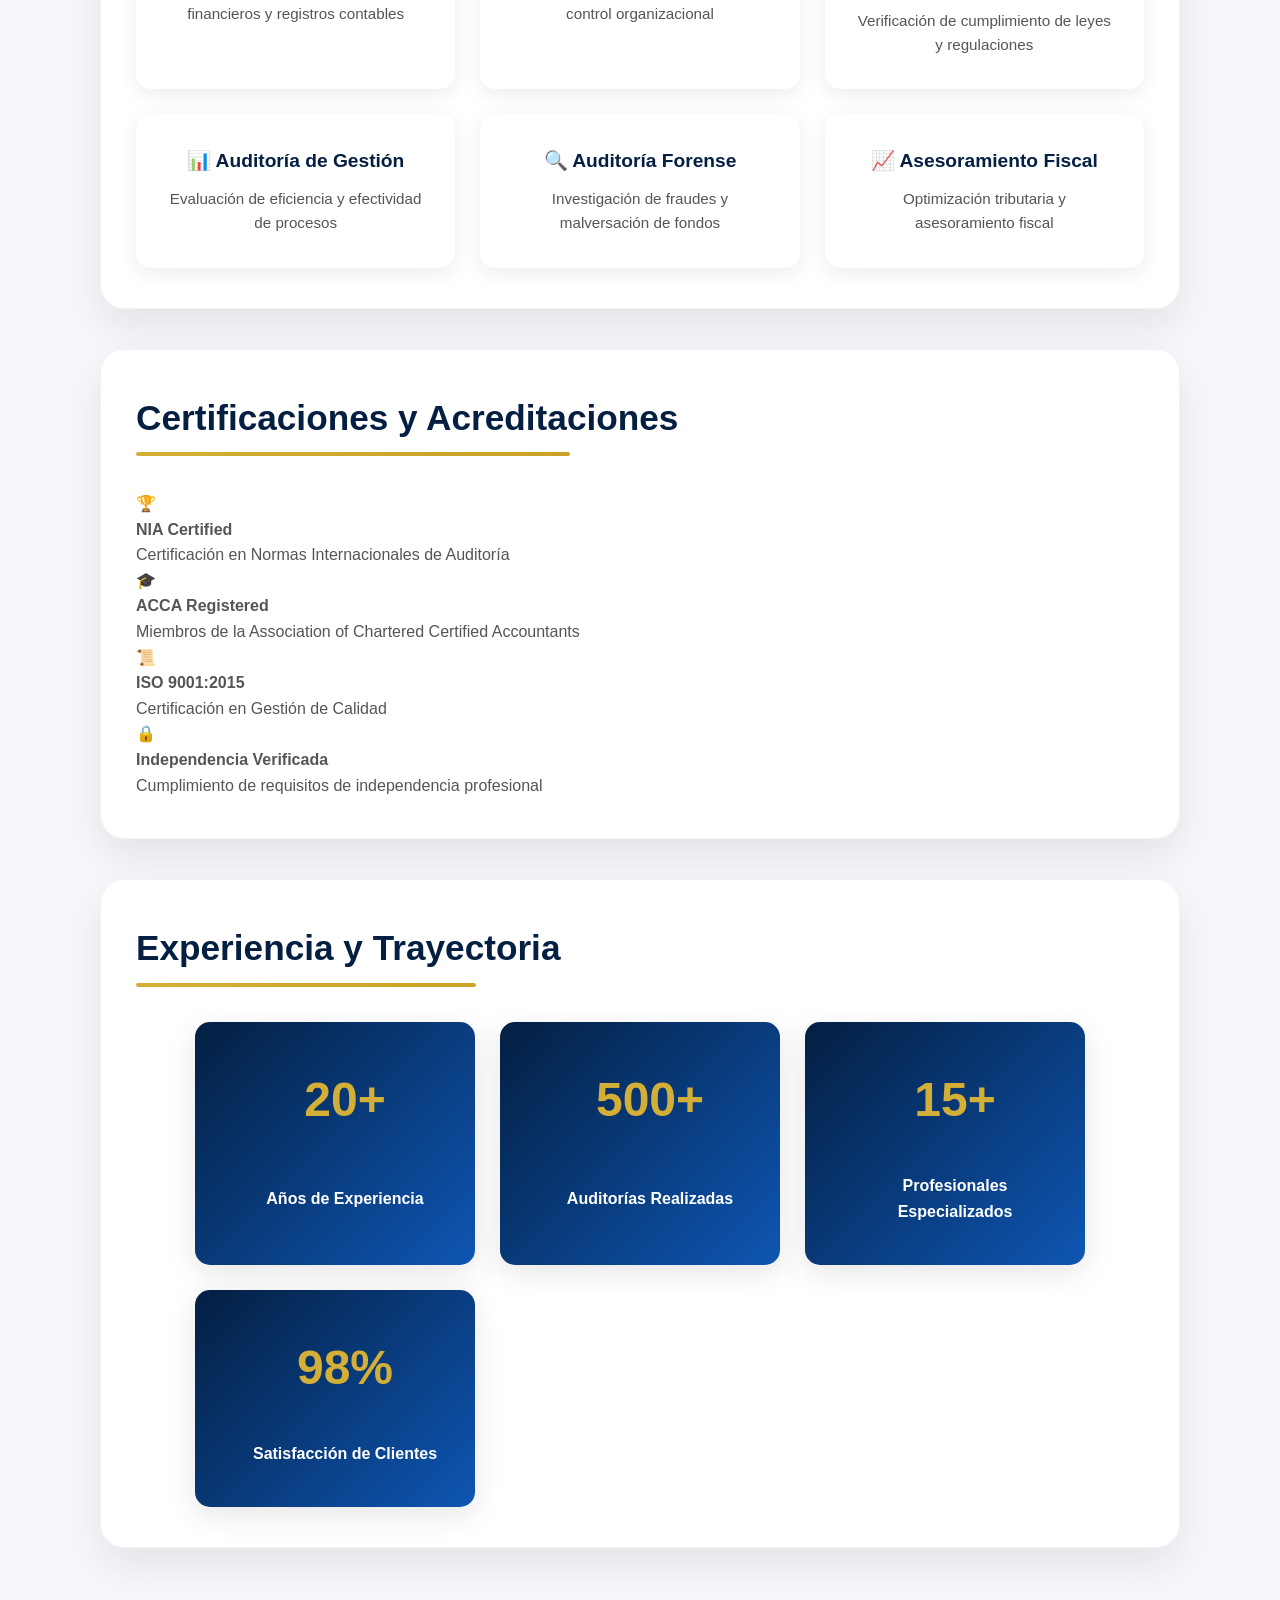
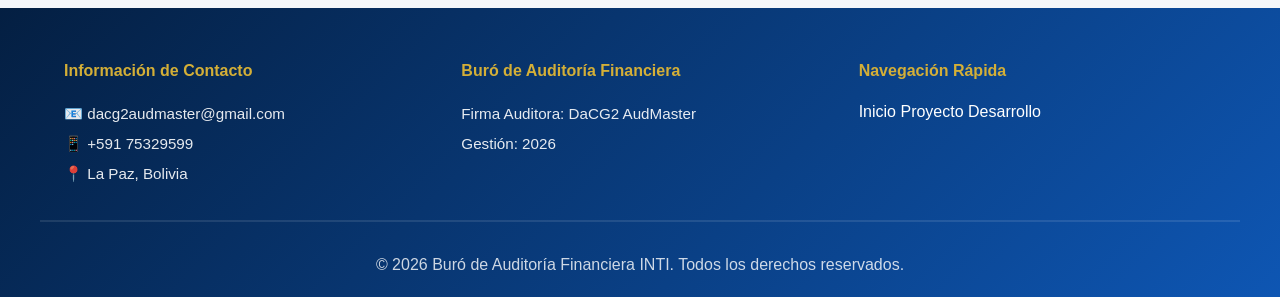
<file: firma.html>
<!DOCTYPE html>
<html lang="es">
<head>
    <meta charset="UTF-8">
    <meta name="viewport" content="width=device-width, initial-scale=1.0">
    <link rel="icon" type="image/png" href="img/logofirma.jpg">
    <title>Firma Auditora - Buró de Auditoría</title>
    <link rel="stylesheet" href="styles.css">
</head>
<body>
    <!-- Navegación Sticky -->
    <nav class="navbar sticky-navbar">
        <div class="navbar-container">
            <div class="navbar-brand">
                <span class="brand-icon">📊</span>
                <span class="brand-text">Auditoría</span>
            </div>
            <div class="nav-menu" id="navMenu">
                <a href="index.html" class="nav-link">Inicio</a>
                <a href="proyecto.html" class="nav-link">Proyecto</a>
                <a href="firma.html" class="nav-link active">Firma Auditora</a>
                <a href="empresa.html" class="nav-link">Empresa Auditada</a>
                <a href="desarrollo.html" class="nav-link">Desarrollo del Buró</a>
            </div>
            <div class="hamburger" id="hamburger">
                <span></span>
                <span></span>
                <span></span>
            </div>
        </div>
    </nav>

    <!-- Page Header -->
    <header class="page-header">
        <h1 class="page-title">Firma Auditora</h1>
        <p class="page-subtitle">Conozca nuestra organización y valores institucionales</p>
    </header>

    <!-- Main Content -->
    <main class="main-content">
        <div class="container">
            <!-- Información General -->
            <section class="firm-section fade-up">
                <h2 class="section-title">Información General</h2>
                <div class="firm-info-box">
                    <h3 class="firm-name">DACG2 Audimaster</h3>
                    <p class="firm-description">Firma auditora especializada en auditoría financiera, evaluación de control interno y asesoramiento en cumplimiento normativo, con más de 20 años de experiencia en el sector.</p>
                </div>
            </section>

            <!-- Misión y Visión -->
            <section class="firm-section fade-up" data-delay="0.1s">
                <h2 class="section-title">Misión y Visión</h2>
                <div class="mission-vision-grid">
                    <div class="mission-card">
                        <div class="mission-icon">🎯</div>
                        <h3>Misión</h3>
                        <p>Proporcionar servicios de auditoría de alta calidad que garanticen la integridad de la información financiera, fortalezcan controles internos y contribuyan a la sostenibilidad de las organizaciones a través de recomendaciones prácticas y profesionalismo.</p>
                    </div>
                    <div class="vision-card">
                        <div class="vision-icon">🌟</div>
                        <h3>Visión</h3>
                        <p>Ser reconocida como la firma auditora líder en la región, destacada por su excelencia profesional, innovación en metodologías de auditoría y compromiso con la transparencia financiera y el buen gobierno corporativo.</p>
                    </div>
                </div>
            </section>

            <!-- Valores Institucionales -->
            <section class="firm-section fade-up" data-delay="0.2s">
                <h2 class="section-title">Valores Institucionales</h2>
                <div class="values-grid">
                    <div class="value-card">
                        <div class="value-icon">⚖️</div>
                        <h3>Integridad</h3>
                        <p>Actuamos con honestidad y cumplimos nuestros compromisos con la más alta ética profesional en todas nuestras acciones.</p>
                    </div>
                    <div class="value-card">
                        <div class="value-icon">👁️</div>
                        <h3>Transparencia</h3>
                        <p>Comunicamos nuestros hallazgos con claridad y objetividad, sin interferencias políticas o presiones externas.</p>
                    </div>
                    <div class="value-card">
                        <div class="value-icon">📏</div>
                        <h3>Ética</h3>
                        <p>Nos adherimos estrictamente a códigos de ética profesional y normas internacionales de conducta.</p>
                    </div>
                    <div class="value-card">
                        <div class="value-icon">💼</div>
                        <h3>Responsabilidad</h3>
                        <p>Asumimos responsabilidad total por la calidad y confiabilidad de nuestros trabajos y recomendaciones.</p>
                    </div>
                    <div class="value-card">
                        <div class="value-icon">🔓</div>
                        <h3>Independencia</h3>
                        <p>Mantenemos independencia mental e independencia en apariencia en todas nuestras evaluaciones.</p>
                    </div>
                    <div class="value-card">
                        <div class="value-icon">👨‍🎓</div>
                        <h3>Profesionalismo</h3>
                        <p>Empleamos profesionales certificados que aplican las Normas Internacionales de Auditoría en cada trabajo.</p>
                    </div>
                </div>
            </section>

            <!-- Organigrama -->
            <section class="firm-section fade-up" data-delay="0.3s">
                <h2 class="section-title">Estructura Organizacional</h2>
                <div class="organigrama-container">
                    <div class="org-level level-1">
                        <div class="org-box director">
                            <div class="org-icon">👔</div>
                            <span class="org-title">Director General</span>
                            <span class="org-name">Liderazgo Estratégico</span>
                        </div>
                    </div>
                    
                    <div class="org-connector horizontal"></div>
                    
                    <div class="org-level level-2">
                        <div class="org-box supervisor">
                            <div class="org-icon">📋</div>
                            <span class="org-title">Supervisor de Auditoría</span>
                            <span class="org-name">Coordinación</span>
                        </div>
                    </div>
                    
                    <div class="org-connector horizontal"></div>
                    
                    <div class="org-level level-3">
                        <div class="org-col">
                            <div class="org-box auditor-senior">
                                <div class="org-icon">👨‍💻</div>
                                <span class="org-title">Auditor Senior</span>
                                <span class="org-name">Análisis</span>
                            </div>
                            <div class="org-connector vertical"></div>
                            <div class="org-box auditor-junior">
                                <div class="org-icon">👩‍💼</div>
                                <span class="org-title">Auditor Junior</span>
                                <span class="org-name">Ejecución</span>
                            </div>
                            <div class="org-connector vertical"></div>
                            <div class="org-box auxiliar">
                                <div class="org-icon">📊</div>
                                <span class="org-title">Auxiliar</span>
                                <span class="org-name">Documentación</span>
                            </div>
                        </div>
                    </div>
                </div>
            </section>

            <!-- Competencias -->
            <section class="firm-section fade-up" data-delay="0.4s">
                <h2 class="section-title">Áreas de Competencia</h2>
                <div class="competencias-grid">
                    <div class="competencia-item">
                        <h4>💰 Auditoría Financiera</h4>
                        <p>Evaluación integral de estados financieros y registros contables</p>
                    </div>
                    <div class="competencia-item">
                        <h4>🛡️ Control Interno</h4>
                        <p>Diseño y evaluación de sistemas de control organizacional</p>
                    </div>
                    <div class="competencia-item">
                        <h4>⚖️ Cumplimiento Normativo</h4>
                        <p>Verificación de cumplimiento de leyes y regulaciones</p>
                    </div>
                    <div class="competencia-item">
                        <h4>📊 Auditoría de Gestión</h4>
                        <p>Evaluación de eficiencia y efectividad de procesos</p>
                    </div>
                    <div class="competencia-item">
                        <h4>🔍 Auditoría Forense</h4>
                        <p>Investigación de fraudes y malversación de fondos</p>
                    </div>
                    <div class="competencia-item">
                        <h4>📈 Asesoramiento Fiscal</h4>
                        <p>Optimización tributaria y asesoramiento fiscal</p>
                    </div>
                </div>
            </section>

            <!-- Certificaciones -->
            <section class="firm-section fade-up" data-delay="0.5s">
                <h2 class="section-title">Certificaciones y Acreditaciones</h2>
                <div class="certifications-grid">
                    <div class="cert-card">
                        <div class="cert-icon">🏆</div>
                        <h4>NIA Certified</h4>
                        <p>Certificación en Normas Internacionales de Auditoría</p>
                    </div>
                    <div class="cert-card">
                        <div class="cert-icon">🎓</div>
                        <h4>ACCA Registered</h4>
                        <p>Miembros de la Association of Chartered Certified Accountants</p>
                    </div>
                    <div class="cert-card">
                        <div class="cert-icon">📜</div>
                        <h4>ISO 9001:2015</h4>
                        <p>Certificación en Gestión de Calidad</p>
                    </div>
                    <div class="cert-card">
                        <div class="cert-icon">🔒</div>
                        <h4>Independencia Verificada</h4>
                        <p>Cumplimiento de requisitos de independencia profesional</p>
                    </div>
                </div>
            </section>

            <!-- Experiencia -->
            <section class="firm-section fade-up" data-delay="0.6s">
                <h2 class="section-title">Experiencia y Trayectoria</h2>
                <div class="experience-content">
                    <div class="experience-stat">
                        <span class="stat-number">20+</span>
                        <span class="stat-label">Años de Experiencia</span>
                    </div>
                    <div class="experience-stat">
                        <span class="stat-number">500+</span>
                        <span class="stat-label">Auditorías Realizadas</span>
                    </div>
                    <div class="experience-stat">
                        <span class="stat-number">15+</span>
                        <span class="stat-label">Profesionales Especializados</span>
                    </div>
                    <div class="experience-stat">
                        <span class="stat-number">98%</span>
                        <span class="stat-label">Satisfacción de Clientes</span>
                    </div>
                </div>
            </section>
        </div>
    </main>

    <!-- Footer -->
    <footer class="footer">
        <div class="footer-content">
            <div class="footer-section">
                <h4>Información de Contacto</h4>
                <p>📧 dacg2audmaster@gmail.com</p>
                <p>📱 +591 75329599</p>
                <p>📍 La Paz, Bolivia</p>
            </div>
            <div class="footer-section">
                <h4>Buró de Auditoría Financiera</h4>
                <p>Firma Auditora: DaCG2 AudMaster</p>
                <p>Gestión: 2026</p>
            </div>
            <div class="footer-section">
                <h4>Navegación Rápida</h4>
                <a href="index.html">Inicio</a>
                <a href="proyecto.html">Proyecto</a>
                <a href="desarrollo.html">Desarrollo</a>
            </div>
        </div>
        <div class="footer-bottom">
            <p>© 2026 Buró de Auditoría Financiera INTI. Todos los derechos reservados.</p>
        </div>
    </footer>


    <!-- Botón Volver Arriba -->
    <button class="scroll-to-top" id="scrollToTop">↑</button>

    <script src="script.js"></script>
</body>
</html>
</file>
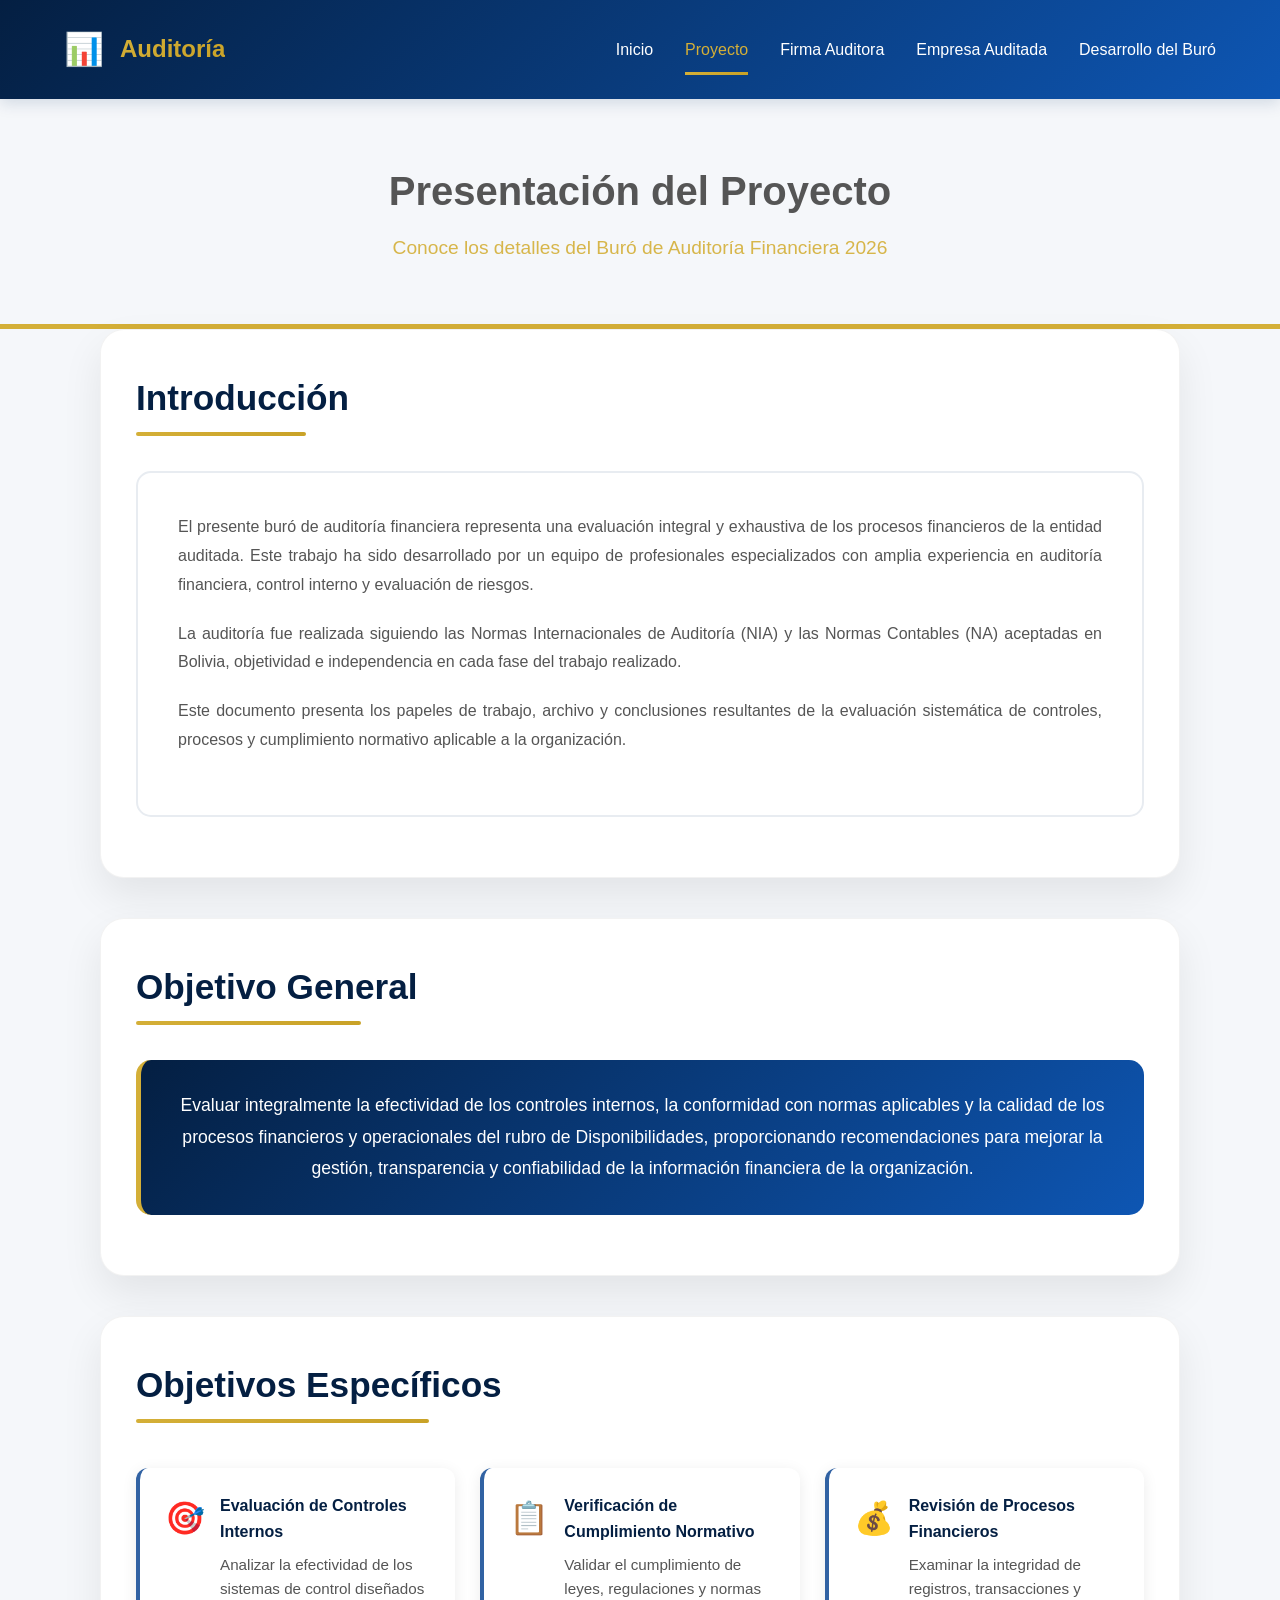
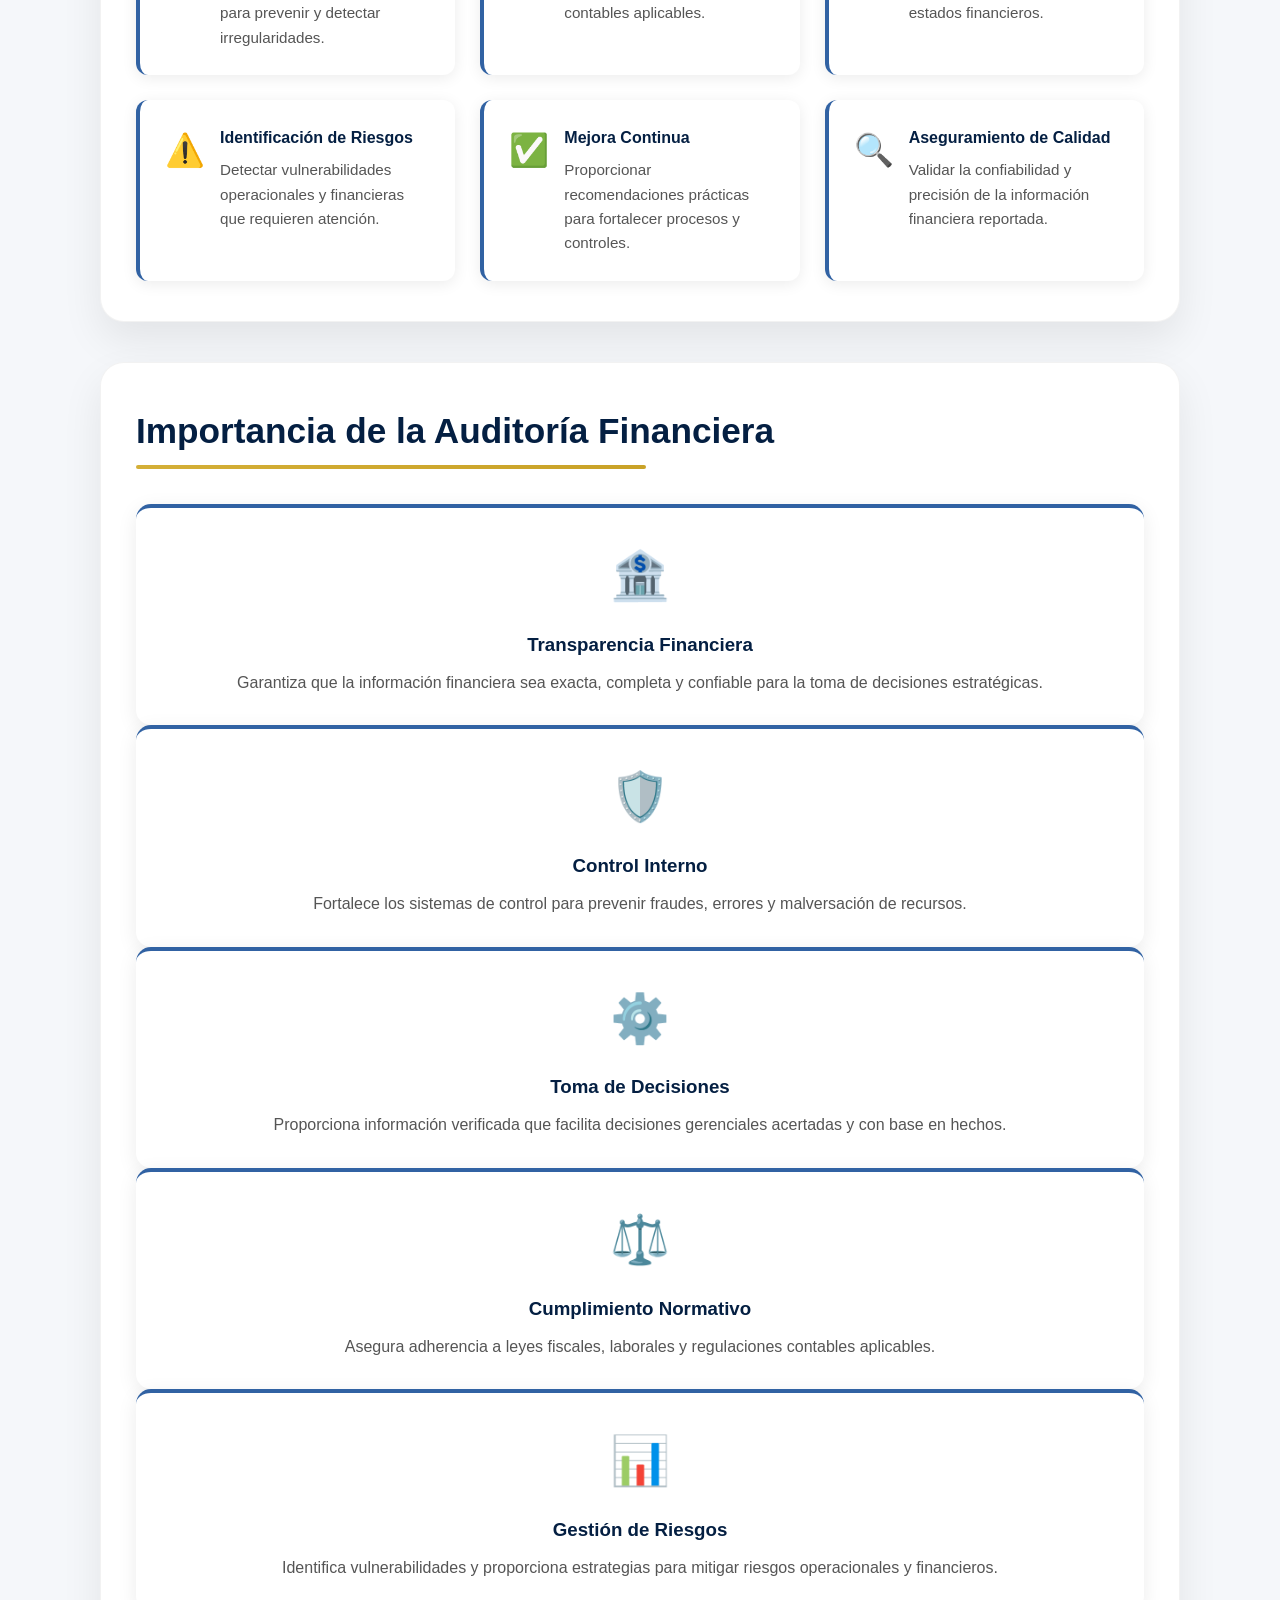
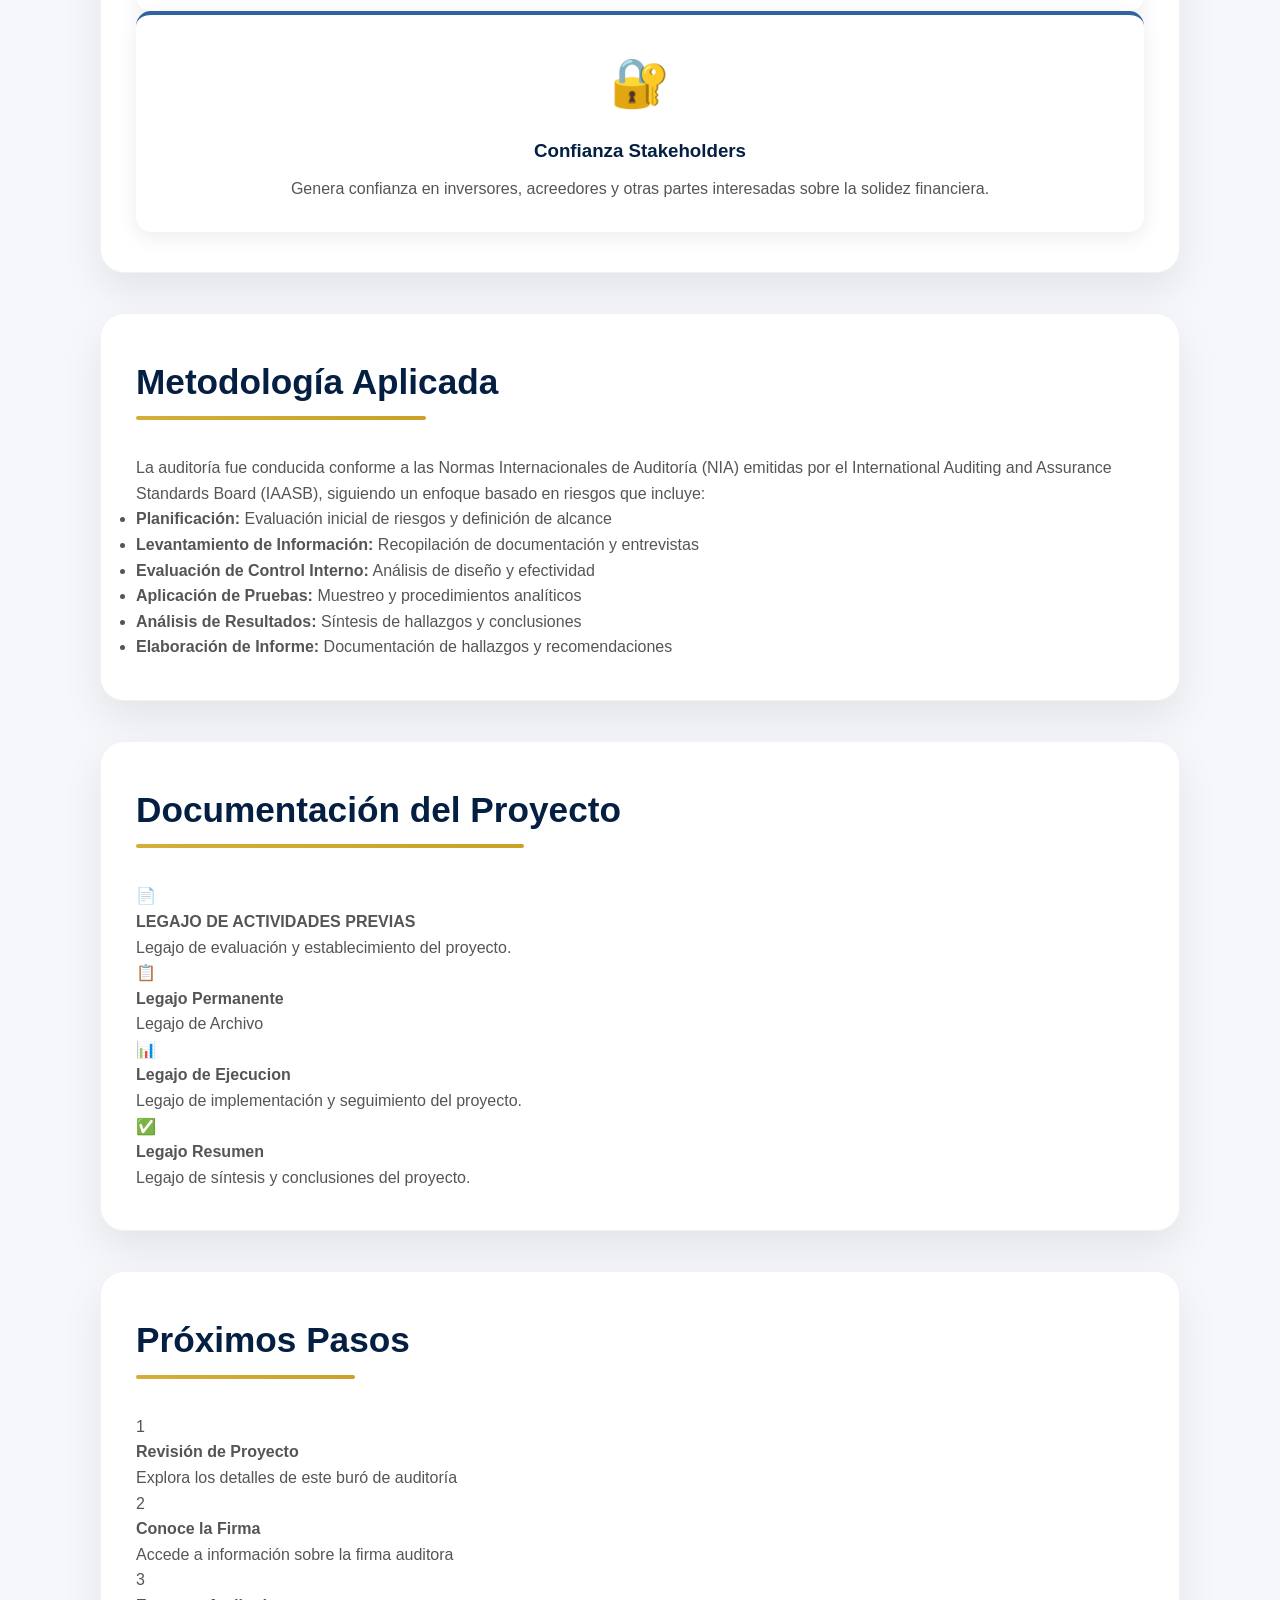
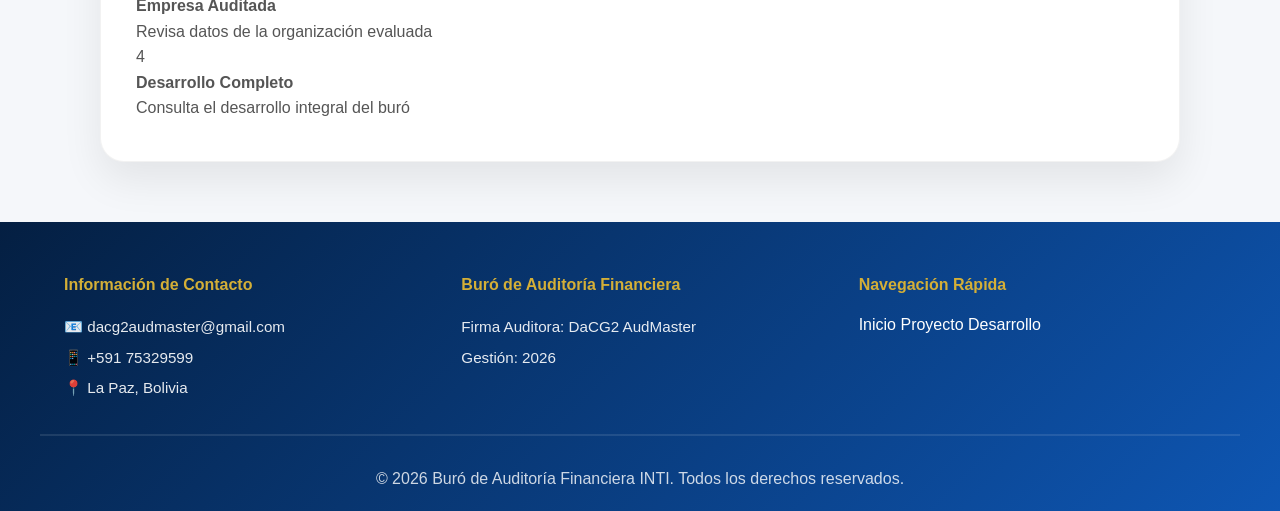
<file: proyecto.html>
<!DOCTYPE html>
<html lang="es">
<head>
    <meta charset="UTF-8">
    <meta name="viewport" content="width=device-width, initial-scale=1.0">
    <link rel="icon" type="image/png" href="img/logofirma.jpg">
    <title>Presentación del Proyecto - Buró de Auditoría</title>
    <link rel="stylesheet" href="styles.css">
</head>
<body>
    <!-- Navegación Sticky -->
    <nav class="navbar sticky-navbar">
        <div class="navbar-container">
            <div class="navbar-brand">
                <span class="brand-icon">📊</span>
                <span class="brand-text">Auditoría</span>
            </div>
            <div class="nav-menu" id="navMenu">
                <a href="index.html" class="nav-link">Inicio</a>
                <a href="proyecto.html" class="nav-link active">Proyecto</a>
                <a href="firma.html" class="nav-link">Firma Auditora</a>
                <a href="empresa.html" class="nav-link">Empresa Auditada</a>
                <a href="desarrollo.html" class="nav-link">Desarrollo del Buró</a>
            </div>
            <div class="hamburger" id="hamburger">
                <span></span>
                <span></span>
                <span></span>
            </div>
        </div>
    </nav>

    <!-- Page Header -->
    <header class="page-header">
        <h1 class="page-title">Presentación del Proyecto</h1>
        <p class="page-subtitle">Conoce los detalles del Buró de Auditoría Financiera 2026</p>
    </header>

    <!-- Main Content -->
    <main class="main-content">
        <div class="container">
            <!-- Introducción -->
            <section class="project-section fade-up">
                <h2 class="section-title">Introducción</h2>
                <div class="editable-box">
                    <p>El presente buró de auditoría financiera representa una evaluación integral y exhaustiva de los procesos financieros de la entidad auditada. Este trabajo ha sido desarrollado por un equipo de profesionales especializados con amplia experiencia en auditoría financiera, control interno y evaluación de riesgos.</p>
                    <p>La auditoría fue realizada siguiendo las Normas Internacionales de Auditoría (NIA) y las Normas Contables (NA) aceptadas en Bolivia, objetividad e independencia en cada fase del trabajo realizado.</p>
                    <p>Este documento presenta los papeles de trabajo, archivo y conclusiones resultantes de la evaluación sistemática de controles, procesos y cumplimiento normativo aplicable a la organización.</p>
                </div>
            </section>

            <!-- Objetivo General -->
            <section class="project-section fade-up" data-delay="0.1s">
                <h2 class="section-title">Objetivo General</h2>
                <div class="objective-box highlight-box">
                    <p class="objective-text">Evaluar integralmente la efectividad de los controles internos, la conformidad con normas aplicables y la calidad de los procesos financieros y operacionales del rubro de Disponibilidades, proporcionando recomendaciones para mejorar la gestión, transparencia y confiabilidad de la información financiera de la organización.</p>
                </div>
            </section>

            <!-- Objetivos Específicos -->
            <section class="project-section fade-up" data-delay="0.2s">
                <h2 class="section-title">Objetivos Específicos</h2>
                <div class="objectives-list">
                    <div class="objective-item">
                        <div class="objective-icon">🎯</div>
                        <div class="objective-content">
                            <h4>Evaluación de Controles Internos</h4>
                            <p>Analizar la efectividad de los sistemas de control diseñados para prevenir y detectar irregularidades.</p>
                        </div>
                    </div>
                    <div class="objective-item">
                        <div class="objective-icon">📋</div>
                        <div class="objective-content">
                            <h4>Verificación de Cumplimiento Normativo</h4>
                            <p>Validar el cumplimiento de leyes, regulaciones y normas contables aplicables.</p>
                        </div>
                    </div>
                    <div class="objective-item">
                        <div class="objective-icon">💰</div>
                        <div class="objective-content">
                            <h4>Revisión de Procesos Financieros</h4>
                            <p>Examinar la integridad de registros, transacciones y estados financieros.</p>
                        </div>
                    </div>
                    <div class="objective-item">
                        <div class="objective-icon">⚠️</div>
                        <div class="objective-content">
                            <h4>Identificación de Riesgos</h4>
                            <p>Detectar vulnerabilidades operacionales y financieras que requieren atención.</p>
                        </div>
                    </div>
                    <div class="objective-item">
                        <div class="objective-icon">✅</div>
                        <div class="objective-content">
                            <h4>Mejora Continua</h4>
                            <p>Proporcionar recomendaciones prácticas para fortalecer procesos y controles.</p>
                        </div>
                    </div>
                    <div class="objective-item">
                        <div class="objective-icon">🔍</div>
                        <div class="objective-content">
                            <h4>Aseguramiento de Calidad</h4>
                            <p>Validar la confiabilidad y precisión de la información financiera reportada.</p>
                        </div>
                    </div>
                </div>
            </section>

            <!-- Importancia de la Auditoría Financiera -->
            <section class="project-section fade-up" data-delay="0.3s">
                <h2 class="section-title">Importancia de la Auditoría Financiera</h2>
                <div class="importance-grid">
                    <div class="importance-card">
                        <div class="importance-icon">🏦</div>
                        <h3>Transparencia Financiera</h3>
                        <p>Garantiza que la información financiera sea exacta, completa y confiable para la toma de decisiones estratégicas.</p>
                    </div>
                    <div class="importance-card">
                        <div class="importance-icon">🛡️</div>
                        <h3>Control Interno</h3>
                        <p>Fortalece los sistemas de control para prevenir fraudes, errores y malversación de recursos.</p>
                    </div>
                    <div class="importance-card">
                        <div class="importance-icon">⚙️</div>
                        <h3>Toma de Decisiones</h3>
                        <p>Proporciona información verificada que facilita decisiones gerenciales acertadas y con base en hechos.</p>
                    </div>
                    <div class="importance-card">
                        <div class="importance-icon">⚖️</div>
                        <h3>Cumplimiento Normativo</h3>
                        <p>Asegura adherencia a leyes fiscales, laborales y regulaciones contables aplicables.</p>
                    </div>
                    <div class="importance-card">
                        <div class="importance-icon">📊</div>
                        <h3>Gestión de Riesgos</h3>
                        <p>Identifica vulnerabilidades y proporciona estrategias para mitigar riesgos operacionales y financieros.</p>
                    </div>
                    <div class="importance-card">
                        <div class="importance-icon">🔐</div>
                        <h3>Confianza Stakeholders</h3>
                        <p>Genera confianza en inversores, acreedores y otras partes interesadas sobre la solidez financiera.</p>
                    </div>
                </div>
            </section>

            <!-- Metodología -->
            <section class="project-section fade-up" data-delay="0.4s">
                <h2 class="section-title">Metodología Aplicada</h2>
                <div class="methodology-box">
                    <p>La auditoría fue conducida conforme a las Normas Internacionales de Auditoría (NIA) emitidas por el International Auditing and Assurance Standards Board (IAASB), siguiendo un enfoque basado en riesgos que incluye:</p>
                    <ul class="methodology-list">
                        <li><strong>Planificación:</strong> Evaluación inicial de riesgos y definición de alcance</li>
                        <li><strong>Levantamiento de Información:</strong> Recopilación de documentación y entrevistas</li>
                        <li><strong>Evaluación de Control Interno:</strong> Análisis de diseño y efectividad</li>
                        <li><strong>Aplicación de Pruebas:</strong> Muestreo y procedimientos analíticos</li>
                        <li><strong>Análisis de Resultados:</strong> Síntesis de hallazgos y conclusiones</li>
                        <li><strong>Elaboración de Informe:</strong> Documentación de hallazgos y recomendaciones</li>
                    </ul>
                </div>
            </section>

            <!-- Documentación -->
            <section class="project-section fade-up" data-delay="0.5s">
                <h2 class="section-title">Documentación del Proyecto</h2>
                <div class="documentation-grid">
                    <div class="doc-card">
                        <div class="doc-icon">📄</div>
                        <h4>LEGAJO DE ACTIVIDADES PREVIAS</h4>
                        <p>Legajo de evaluación y establecimiento del proyecto.</p>
                    </div>
                    <div class="doc-card">
                        <div class="doc-icon">📋</div>
                        <h4>Legajo Permanente</h4>
                        <p>Legajo de Archivo</p>
                    </div>
                    <div class="doc-card">
                        <div class="doc-icon">📊</div>
                        <h4>Legajo de Ejecucion</h4>
                        <p>Legajo de implementación y seguimiento del proyecto.</p>
                    </div>
                    <div class="doc-card">
                        <div class="doc-icon">✅</div>
                        <h4>Legajo Resumen</h4>
                        <p>Legajo de síntesis y conclusiones del proyecto.</p>
                    </div>
                </div>
            </section>

            <!-- Next Steps -->
            <section class="project-section fade-up" data-delay="0.6s">
                <h2 class="section-title">Próximos Pasos</h2>
                <div class="steps-container">
                    <div class="step">
                        <span class="step-number">1</span>
                        <h4>Revisión de Proyecto</h4>
                        <p>Explora los detalles de este buró de auditoría</p>
                    </div>
                    <div class="step">
                        <span class="step-number">2</span>
                        <h4>Conoce la Firma</h4>
                        <p>Accede a información sobre la firma auditora</p>
                    </div>
                    <div class="step">
                        <span class="step-number">3</span>
                        <h4>Empresa Auditada</h4>
                        <p>Revisa datos de la organización evaluada</p>
                    </div>
                    <div class="step">
                        <span class="step-number">4</span>
                        <h4>Desarrollo Completo</h4>
                        <p>Consulta el desarrollo integral del buró</p>
                    </div>
                </div>
            </section>
        </div>
    </main>

    <!-- Footer -->
<footer class="footer">
        <div class="footer-content">
            <div class="footer-section">
                <h4>Información de Contacto</h4>
                <p>📧 dacg2audmaster@gmail.com</p>
                <p>📱 +591 75329599</p>
                <p>📍 La Paz, Bolivia</p>
            </div>
            <div class="footer-section">
                <h4>Buró de Auditoría Financiera</h4>
                <p>Firma Auditora: DaCG2 AudMaster</p>
                <p>Gestión: 2026</p>
            </div>
            <div class="footer-section">
                <h4>Navegación Rápida</h4>
                <a href="index.html">Inicio</a>
                <a href="proyecto.html">Proyecto</a>
                <a href="desarrollo.html">Desarrollo</a>
            </div>
        </div>
        <div class="footer-bottom">
            <p>© 2026 Buró de Auditoría Financiera INTI. Todos los derechos reservados.</p>
        </div>
    </footer>

    <!-- Botón Volver Arriba -->
    <button class="scroll-to-top" id="scrollToTop">↑</button>

    <script src="script.js"></script>
</body>
</html>
</file>
<file: styles.css>
/* ============================================
   ESTILOS GLOBALES Y VARIABLES
   ============================================ */

:root {
    /* Paleta de Colores Corporativa */
    --azul-primario: #041f42;
    --azul-secundario: #0e56b3;
    --azul-terciario: #3162a3;
    --dorado-institucional: #D4AF37;
    --dorado-oscuro: #C9A227;
    
    /* Colores Complementarios */
    --blanco: #FFFFFF;
    --gris-claro: #F5F7FA;
    --gris-medio: #E8ECF1;
    --gris-oscuro: #333333;
    --gris-texto: #555555;
    
    /* Otros */
    --verde-exitoso: #27AE60;
    --naranja-advertencia: #F39C12;
    --rojo-error: #E74C3C;
    
    /* Tipografía */
    --font-principal: 'Segoe UI', Tahoma, Geneva, Verdana, sans-serif;
    --font-mono: 'Courier New', monospace;
    
    /* Espaciado */
    --spacing-xs: 0.5rem;
    --spacing-sm: 1rem;
    --spacing-md: 1.5rem;
    --spacing-lg: 2rem;
    --spacing-xl: 3rem;
    --spacing-xxl: 4rem;
    
    /* Transiciones */
    --transition-rapida: 0.2s ease-in-out;
    --transition-normal: 0.3s ease-in-out;
    --transition-lenta: 0.5s ease-in-out;
}

* {
    margin: 0;
    padding: 0;
    box-sizing: border-box;
}

html {
    scroll-behavior: smooth;
}

body {
    font-family: var(--font-principal);
    line-height: 1.6;
    color: var(--gris-texto);
    background-color: var(--gris-claro);
    overflow-x: hidden;
}

/* ============================================
   NAVBAR/NAVEGACIÓN
   ============================================ */

.navbar {
    background: linear-gradient(135deg, var(--azul-primario) 0%, var(--azul-secundario) 100%);
    padding: var(--spacing-md) 0;
    box-shadow: 0 4px 15px rgba(10, 46, 93, 0.15);
    z-index: 1000;
}

.sticky-navbar {
    position: sticky;
    top: 0;
}

.navbar-container {
    max-width: 1200px;
    margin: 0 auto;
    display: flex;
    justify-content: space-between;
    align-items: center;
    padding: 0 var(--spacing-md);
}

.navbar-brand {
    display: flex;
    align-items: center;
    gap: var(--spacing-sm);
    font-size: 1.5rem;
    font-weight: bold;
    color: var(--dorado-institucional);
    text-decoration: none;
}

.brand-icon {
    font-size: 2rem;
}

.brand-text {
    background: linear-gradient(135deg, var(--dorado-institucional), var(--dorado-oscuro));
    -webkit-background-clip: text;
    -webkit-text-fill-color: transparent;
    background-clip: text;
}

.nav-menu {
    display: flex;
    gap: var(--spacing-lg);
    align-items: center;
}

.nav-link {
    color: var(--blanco);
    text-decoration: none;
    font-weight: 500;
    transition: var(--transition-normal);
    position: relative;
    padding: var(--spacing-xs) 0;
}

.nav-link::after {
    content: '';
    position: absolute;
    width: 0;
    height: 3px;
    bottom: -5px;
    left: 0;
    background: linear-gradient(90deg, var(--dorado-institucional), var(--dorado-oscuro));
    transition: width var(--transition-normal);
}

.nav-link:hover::after,
.nav-link.active::after {
    width: 100%;
}

.nav-link:hover {
    color: var(--dorado-institucional);
}

.nav-link.active {
    color: var(--dorado-institucional);
}

.hamburger {
    display: none;
    flex-direction: column;
    cursor: pointer;
    gap: 5px;
}

.hamburger span {
    width: 25px;
    height: 3px;
    background: var(--blanco);
    border-radius: 2px;
    transition: var(--transition-normal);
}

/* ============================================
   HERO SECTION
   ============================================ */

.hero {
    background: var(--blanco);
    color: var(--gris-oscuro);
    padding: 50px 20px;
    min-height: auto;
    position: relative;
}

.hero-overlay {
    display: none;
}

.hero-content {
    display: grid;
    grid-template-columns: 1fr;
    gap: 20px;
    align-items: center;
    max-width: 900px;
    width: min(100%, 980px);
    margin: 0 auto;
    position: relative;
    z-index: 1;
    background: #ffffff;
    padding: 35px 30px;
    border-radius: 18px;
    box-shadow: 0 18px 45px rgba(0, 0, 0, 0.08);
}

.hero-text h1 {
    font-size: 2.6rem;
    font-weight: 800;
    margin-bottom: 18px;
    line-height: 1.1;
    color: var(--azul-primario);
}

.hero-subtitle {
    font-size: 1.5rem;
    margin-bottom: 24px;
    color: var(--azul-primario);
    font-weight: 700;
}

.hero-info {
    display: grid;
    grid-template-columns: repeat(auto-fit, minmax(240px, 1fr));
    gap: 20px;
    margin-bottom: 20px;
}

.info-card {
    color: var(--gris-oscuro);
    background: var(--gris-claro);
    padding: 25px;
    border-radius: 15px;
    border-left: 4px solid var(--azul-primario);
}

.info-label {
    display: block;
    font-size: 0.95rem;
    opacity: 0.9;
    margin-bottom: 10px;
    color: var(--azul-terciario);
}

.info-value {
    display: block;
    font-size: 1.5rem;
    font-weight: bold;
}

.cta-button {
    display: inline-block;
    padding: 15px 40px;
    background: linear-gradient(135deg, var(--dorado-institucional), var(--dorado-oscuro));
    color: var(--azul-primario);
    text-decoration: none;
    border-radius: 50px;
    font-weight: 700;
    transition: background-color var(--transition-normal), transform var(--transition-normal), box-shadow var(--transition-normal);
    box-shadow: 0 10px 30px rgba(212, 175, 55, 0.3);
    border: none;
    cursor: pointer;
}

.cta-button:hover {
    transform: translateY(-2px);
    box-shadow: 0 12px 30px rgba(212, 175, 55, 0.25);
}

/* Hero Image */
.hero-image {
    position: relative;
    height: 400px;
    display: flex;
    align-items: center;
    justify-content: center;
}

.audit-illustration {
    position: relative;
    width: 300px;
    height: 300px;
}

.illustration-element {
    position: absolute;
    border-radius: 10px;
    background: rgba(255, 255, 255, 0.1);
    backdrop-filter: blur(10px);
    animation: float 6s ease-in-out infinite;
}

.element-1 {
    width: 150px;
    height: 100px;
    top: 0;
    left: 0;
    animation-delay: 0s;
    background: linear-gradient(135deg, rgba(212, 175, 55, 0.3), rgba(212, 175, 55, 0.1));
}

.element-2 {
    width: 120px;
    height: 120px;
    bottom: 20px;
    right: 0;
    animation-delay: 1s;
    background: linear-gradient(135deg, rgba(255, 255, 255, 0.2), rgba(255, 255, 255, 0.05));
}

.element-3 {
    width: 100px;
    height: 80px;
    top: 50%;
    left: 50%;
    animation-delay: 2s;
    background: linear-gradient(135deg, rgba(212, 175, 55, 0.2), rgba(212, 175, 55, 0.1));
}

.element-4 {
    width: 140px;
    height: 90px;
    bottom: 0;
    left: 20%;
    animation-delay: 1.5s;
    background: linear-gradient(135deg, rgba(255, 255, 255, 0.15), rgba(255, 255, 255, 0.05));
}

@keyframes float {
    0%, 100% { transform: translateY(0px) rotate(0deg); }
    50% { transform: translateY(-20px) rotate(2deg); }
}

/* ============================================
   ANIMACIONES GLOBALES
   ============================================ */

@keyframes fadeIn {
    from {
        opacity: 0;
        transform: translateY(20px);
    }
    to {
        opacity: 1;
        transform: translateY(0);
    }
}

@keyframes fadeInRight {
    from {
        opacity: 0;
        transform: translateX(50px);
    }
    to {
        opacity: 1;
        transform: translateX(0);
    }
}

@keyframes slideUp {
    from {
        opacity: 0;
        transform: translateY(50px);
    }
    to {
        opacity: 1;
        transform: translateY(0);
    }
}

@keyframes scaleIn {
    from {
        opacity: 0;
        transform: scale(0.9);
    }
    to {
        opacity: 1;
        transform: scale(1);
    }
}

@keyframes countUp {
    from {
        transform: translateY(10px);
        opacity: 0;
    }
    to {
        transform: translateY(0);
        opacity: 1;
    }
}

.fade-in {
    animation: fadeIn 0.8s ease-out forwards;
}

.fade-in-delay {
    animation: fadeIn 0.8s ease-out 0.2s forwards;
    opacity: 0;
}

.fade-in-delay-2 {
    animation: fadeIn 0.8s ease-out 0.4s forwards;
    opacity: 0;
}

.fade-in-delay-3 {
    animation: fadeIn 0.8s ease-out 0.6s forwards;
    opacity: 0;
}

.fade-in-right {
    animation: fadeInRight 0.8s ease-out forwards;
}

.fade-up {
    animation: slideUp 0.6s ease-out forwards;
    opacity: 0;
}

.fade-up[data-delay="0.1s"] {
    animation-delay: 0.1s;
}

.fade-up[data-delay="0.2s"] {
    animation-delay: 0.2s;
}

.fade-up[data-delay="0.3s"] {
    animation-delay: 0.3s;
}

.fade-up[data-delay="0.4s"] {
    animation-delay: 0.4s;
}

.fade-up[data-delay="0.5s"] {
    animation-delay: 0.5s;
}

.fade-up[data-delay="0.6s"] {
    animation-delay: 0.6s;
}

.fade-up[data-delay="0.7s"] {
    animation-delay: 0.7s;
}

.fade-up[data-index="0"] {
    animation-delay: 0s;
}

.fade-up[data-index="1"] {
    animation-delay: 0.1s;
}

.fade-up[data-index="2"] {
    animation-delay: 0.2s;
}

.fade-up[data-index="3"] {
    animation-delay: 0.3s;
}

.fade-up[data-index="4"] {
    animation-delay: 0.4s;
}

.fade-up[data-index="5"] {
    animation-delay: 0.5s;
}

/* ============================================
   CONTENEDOR GENERAL
   ============================================ */

.container {
    max-width: 1200px;
    margin: 0 auto;
    padding: 0 var(--spacing-md);
}

.main-content {
    min-height: calc(100vh - 200px);
}

/* ============================================
   PAGE HEADER
   ============================================ */

.page-header {
    padding: 60px var(--spacing-md);
    text-align: center;
    border-bottom: 5px solid var(--dorado-institucional);
}

.page-title {
    font-size: 2.5rem;
    margin-bottom: 10px;
    font-weight: 800;
}

.page-subtitle {
    font-size: 1.2rem;
    opacity: 0.9;
    color: var(--dorado-institucional);
}

/* ============================================
   SECCIONES GENERALES
   ============================================ */

.section-title {
    font-size: 2.2rem;
    font-weight: 800;
    color: var(--azul-primario);
    margin-bottom: 15px;
    position: relative;
    display: inline-block;
}

.section-title::after {
    content: '';
    position: absolute;
    width: 80%;
    height: 4px;
    bottom: -10px;
    left: 0;
    background: linear-gradient(90deg, var(--dorado-institucional), var(--dorado-oscuro));
    border-radius: 2px;
}

.section-subtitle {
    font-size: 1.1rem;
    color: var(--gris-texto);
    margin-bottom: 40px;
}

section {
    padding: 60px 0;
}

section:nth-child(even) {
    background: var(--blanco);
}

section:nth-child(odd) {
    background: var(--gris-claro);
}

section.project-section,
section.firm-section,
section.company-section {
    background: var(--blanco);
    max-width: 1080px;
    margin: 0 auto 40px;
    padding: 40px 35px;
    border-radius: 24px;
    box-shadow: 0 18px 40px rgba(0, 0, 0, 0.08);
    border: 1px solid rgba(0, 0, 0, 0.05);
}

section.firm-section {
    background: var(--blanco);
    max-width: 1080px;
    margin: 0 auto 40px;
    padding: 40px 35px;
    border-radius: 24px;
    box-shadow: 0 18px 40px rgba(0, 0, 0, 0.08);
    border: 1px solid rgba(0, 0, 0, 0.05);
}

section.project-section .section-title,
section.firm-section .section-title,
section.company-section .section-title {
    margin-bottom: 25px;
}

section.project-section .editable-box,
section.project-section .objective-box,
section.project-section .methodology-box,
section.project-section .documentation-grid,
section.project-section .importance-grid,
section.project-section .steps-container,
section.firm-section .firm-info-box,
section.firm-section .mission-vision-grid,
section.firm-section .values-grid,
section.firm-section .organigrama-container,
section.firm-section .competencias-grid,
section.firm-section .certifications-grid,
section.firm-section .experience-content,
section.company-section .company-info-grid,
section.company-section .background-box,
section.company-section .economic-activity-box,
section.company-section .org-structure-container,
section.company-section .areas-grid,
section.company-section .indicators-container,
section.company-section .risk-assessment,
section.company-section .executive-summary {
    margin-top: 20px;
}

.firm-info-box {
    background: var(--gris-claro);
    padding: 30px;
    border-radius: 18px;
    box-shadow: 0 10px 30px rgba(0, 0, 0, 0.05);
    border: 1px solid rgba(0, 0, 0, 0.08);
}

/* ============================================
   CARDS Y ELEMENTOS
   ============================================ */

.integrantes-grid,
.features-grid,
.indicadores-grid {
    display: grid;
    grid-template-columns: repeat(auto-fit, minmax(250px, 1fr));
    gap: 30px;
    margin-top: 40px;
}

.integrante-card,
.feature-card,
.indicador-card,
.work-card,
.importance-card {
    background: var(--blanco);
    padding: 30px;
    border-radius: 15px;
    box-shadow: 0 5px 20px rgba(0, 0, 0, 0.08);
    transition: var(--transition-normal);
    text-align: center;
    border-top: 4px solid var(--azul-terciario);
}

.integrante-card:hover,
.feature-card:hover,
.importance-card:hover {
    transform: translateY(-10px);
    box-shadow: 0 15px 40px rgba(0, 0, 0, 0.15);
    border-top-color: var(--dorado-institucional);
}

.integrante-avatar {
    width: 140px;
    height: 140px;
    margin: 0 auto 15px;
    border-radius: 50%;
    overflow: hidden;
    display: flex;
    align-items: center;
    justify-content: center;
    background: var(--gris-medio);
}

.integrante-avatar-img {
    width: 100%;
    height: 100%;
    object-fit: cover;
    display: block;
}

.integrante-name {
    font-size: 1.3rem;
    color: var(--azul-primario);
    margin-bottom: 5px;
}

.integrante-role {
    color: var(--dorado-institucional);
    font-weight: 600;
    margin-bottom: 10px;
}

.integrante-description {
    font-size: 0.95rem;
    color: var(--gris-texto);
}

.feature-icon,
.importance-icon {
    font-size: 3rem;
    margin-bottom: 15px;
}

.feature-card h3,
.importance-card h3 {
    color: var(--azul-primario);
    margin-bottom: 10px;
}

.indicador-icon {
    font-size: 2.5rem;
    margin-bottom: 15px;
}

.indicador-number {
    font-size: 2.5rem;
    font-weight: bold;
    color: var(--dorado-institucional);
    margin: 15px 0;
}

.indicador-label {
    font-size: 0.95rem;
    color: var(--gris-texto);
    font-weight: 600;
}

/* ============================================
   BOXES DESTACADAS
   ============================================ */

.highlight-box,
.objective-box,
.editable-box {
    background: linear-gradient(135deg, var(--azul-primario), var(--azul-secundario));
    color: var(--blanco);
    padding: 30px;
    border-radius: 15px;
    border-left: 5px solid var(--dorado-institucional);
    margin: 20px 0;
}

.objective-text {
    font-size: 1.1rem;
    line-height: 1.8;
    text-align: center;
}

.editable-box {
    background: var(--blanco);
    color: var(--gris-texto);
    border: 2px solid var(--gris-medio);
    padding: 40px;
}

.editable-box p {
    margin-bottom: 20px;
    line-height: 1.8;
    text-align: justify;
}

/* ============================================
   OBJETIVOS
   ============================================ */

.objectives-list {
    display: grid;
    grid-template-columns: repeat(auto-fit, minmax(300px, 1fr));
    gap: 25px;
    margin-top: 30px;
}

.objective-item {
    background: var(--blanco);
    padding: 25px;
    border-radius: 12px;
    display: flex;
    gap: 15px;
    box-shadow: 0 3px 15px rgba(0, 0, 0, 0.08);
    transition: var(--transition-normal);
    border-left: 4px solid var(--azul-terciario);
}

.objective-item:hover {
    transform: translateX(5px);
    box-shadow: 0 8px 25px rgba(0, 0, 0, 0.12);
}

.objective-icon {
    font-size: 2rem;
    flex-shrink: 0;
}

.objective-content h4 {
    color: var(--azul-primario);
    margin-bottom: 8px;
}

.objective-content p {
    font-size: 0.95rem;
    color: var(--gris-texto);
}

/* ============================================
   VALORES Y COMPETENCIAS
   ============================================ */

.values-grid,
.competencias-grid {
    display: grid;
    grid-template-columns: repeat(auto-fit, minmax(280px, 1fr));
    gap: 25px;
    margin-top: 30px;
}

.value-card,
.competencia-item {
    background: var(--blanco);
    padding: 30px;
    border-radius: 15px;
    text-align: center;
    box-shadow: 0 5px 20px rgba(0, 0, 0, 0.08);
    transition: var(--transition-normal);
    border: 2px solid transparent;
}

.value-card:hover,
.competencia-item:hover {
    border-color: var(--dorado-institucional);
    box-shadow: 0 10px 30px rgba(212, 175, 55, 0.15);
}

.value-icon {
    font-size: 2.5rem;
    margin-bottom: 15px;
}

.value-card h3,
.competencia-item h4 {
    color: var(--azul-primario);
    margin-bottom: 10px;
    font-size: 1.2rem;
}

.value-card p,
.competencia-item p {
    color: var(--gris-texto);
    font-size: 0.95rem;
}

/* ============================================
   MISIÓN Y VISIÓN
   ============================================ */

.mission-vision-grid {
    display: grid;
    grid-template-columns: 1fr 1fr;
    gap: 30px;
    margin-top: 30px;
}

.mission-card,
.vision-card {
    background: var(--blanco);
    padding: 40px;
    border-radius: 15px;
    box-shadow: 0 8px 30px rgba(0, 0, 0, 0.1);
    border-top: 5px solid var(--dorado-institucional);
}

.mission-icon,
.vision-icon {
    font-size: 3rem;
    margin-bottom: 20px;
}

.mission-card h3,
.vision-card h3 {
    color: var(--azul-primario);
    font-size: 1.8rem;
    margin-bottom: 15px;
}

.mission-card p,
.vision-card p {
    line-height: 1.8;
    text-align: justify;
}

/* ============================================
   ORGANIGRAMA
   ============================================ */

.organigrama-container {
    margin-top: 40px;
    padding: 30px;
    background: var(--blanco);
    border-radius: 15px;
    display: flex;
    flex-direction: column;
    align-items: center;
    gap: 20px;
}

section.firm-section .organigrama-container {
    max-width: 980px;
    width: 100%;
    padding: 30px;
    background: linear-gradient(180deg, rgba(249,250,252,0.95), rgba(238,243,249,0.95));
    border-radius: 18px;
    box-shadow: 0 20px 50px rgba(0, 0, 0, 0.08);
}

.org-level {
    display: flex;
    justify-content: center;
    gap: 20px;
    width: 100%;
    flex-wrap: wrap;
}

.org-box {
    background: linear-gradient(135deg, var(--azul-primario), var(--azul-secundario));
    color: var(--blanco);
    padding: 20px;
    border-radius: 10px;
    text-align: center;
    min-width: 200px;
    box-shadow: 0 5px 15px rgba(0, 0, 0, 0.1);
    border-bottom: 4px solid var(--dorado-institucional);
    min-height: 160px;
    display: flex;
    flex-direction: column;
    justify-content: center;
}

.org-icon {
    font-size: 2rem;
    display: block;
    margin-bottom: 10px;
}

.org-title {
    display: block;
    font-weight: 700;
    margin-bottom: 5px;
}

.org-name {
    display: block;
    font-size: 0.85rem;
    opacity: 0.9;
}

.org-connector {
    width: 2px;
    height: 40px;
    background: var(--dorado-institucional);
    margin: 0 auto;
}

.org-connector.horizontal {
    width: 80%;
    height: 2px;
    margin: 0 auto;
    max-width: 700px;
}

.org-connector.vertical {
    width: 2px;
    height: 40px;
    background: var(--dorado-institucional);
    margin: 0 auto;
}

.org-col {
    display: flex;
    flex-direction: row;
    align-items: center;
    justify-content: center;
    gap: 20px;
    flex-wrap: nowrap;
}

.org-col .org-connector {
    width: 40px;
    height: 2px;
    background: var(--dorado-institucional);
    margin: 0;
}

@media (max-width: 768px) {
    .org-level,
    .org-col {
        flex-direction: column;
        gap: 15px;
    }

    .org-connector.horizontal,
    .org-col .org-connector {
        width: 60%;
        height: 2px;
    }
}

/* ============================================
   ESTRUCTURA Y ORGANIZACIÓN
   ============================================ */

.structure-diagram {
    margin-top: 30px;
    display: flex;
    flex-direction: column;
    align-items: center;
    gap: 20px;
}

.structure-level {
    display: flex;
    justify-content: center;
    gap: 20px;
    width: 100%;
    flex-wrap: wrap;
}

.structure-box {
    background: linear-gradient(135deg, var(--azul-secundario), var(--azul-terciario));
    color: var(--blanco);
    padding: 20px;
    border-radius: 10px;
    text-align: center;
    min-width: 150px;
    box-shadow: 0 5px 15px rgba(0, 0, 0, 0.1);
    border-top: 4px solid var(--dorado-institucional);
}

.structure-icon {
    font-size: 1.8rem;
    display: block;
    margin-bottom: 10px;
}

.structure-title {
    font-size: 0.95rem;
    font-weight: 700;
}

.structure-line {
    width: 2px;
    height: 30px;
    background: var(--dorado-institucional);
}

/* ============================================
   INFORMACIÓN EMPRESARIAL
   ============================================ */

.company-info-grid {
    display: grid;
    grid-template-columns: repeat(auto-fit, minmax(280px, 1fr));
    gap: 20px;
    margin-top: 30px;
}

.info-item {
    background: var(--blanco);
    padding: 20px;
    border-radius: 10px;
    border-left: 4px solid var(--dorado-institucional);
    box-shadow: 0 3px 10px rgba(0, 0, 0, 0.08);
}

.info-label {
    display: block;
    font-weight: 700;
    color: var(--azul-primario);
    font-size: 0.95rem;
    margin-bottom: 8px;
}

.info-value {
    display: block;
    color: var(--gris-texto);
    font-size: 1rem;
}

.background-box {
    background: var(--gris-claro);
    padding: 30px;
    border-radius: 15px;
    border-left: 5px solid var(--azul-terciario);
}

.background-box p {
    margin-bottom: 15px;
    line-height: 1.8;
    text-align: justify;
}

.economic-activity-box {
    background: linear-gradient(135deg, var(--azul-primario), var(--azul-secundario));
    color: var(--blanco);
}

.economic-activity-box h3 {
    margin-bottom: 15px;
    font-size: 1.3rem;
}

/* ============================================
   ÁREAS EVALUADAS
   ============================================ */

.areas-grid {
    display: grid;
    grid-template-columns: repeat(auto-fit, minmax(280px, 1fr));
    gap: 25px;
    margin-top: 30px;
}

.area-card {
    background: var(--blanco);
    padding: 25px;
    border-radius: 12px;
    text-align: center;
    box-shadow: 0 5px 20px rgba(0, 0, 0, 0.08);
    transition: var(--transition-normal);
    position: relative;
}

.area-card:hover {
    transform: translateY(-8px);
    box-shadow: 0 12px 30px rgba(0, 0, 0, 0.15);
}

.area-icon {
    font-size: 2.5rem;
    margin-bottom: 15px;
}

.area-card h3 {
    color: var(--azul-primario);
    margin-bottom: 10px;
}

.area-card p {
    color: var(--gris-texto);
    font-size: 0.95rem;
    margin-bottom: 15px;
}

.area-status {
    display: inline-block;
    background: var(--verde-exitoso);
    color: var(--blanco);
    padding: 5px 12px;
    border-radius: 20px;
    font-size: 0.85rem;
    font-weight: 600;
}

/* ============================================
   INDICADORES Y PROGRESO
   ============================================ */

.indicators-container {
    display: grid;
    grid-template-columns: repeat(auto-fit, minmax(250px, 1fr));
    gap: 30px;
    margin-top: 30px;
}

.indicator-block {
    background: var(--blanco);
    padding: 25px;
    border-radius: 12px;
    box-shadow: 0 3px 15px rgba(0, 0, 0, 0.08);
}

.indicator-block h4 {
    color: var(--azul-primario);
    margin-bottom: 15px;
    font-size: 1rem;
}

.progress-bar {
    height: 10px;
    background: var(--gris-medio);
    border-radius: 10px;
    overflow: hidden;
    margin-bottom: 10px;
}

.progress-fill {
    height: 100%;
    background: linear-gradient(90deg, var(--verde-exitoso), var(--dorado-institucional));
    border-radius: 10px;
    animation: progressAnimation 2s ease-out;
}

@keyframes progressAnimation {
    from {
        width: 0 !important;
    }
}

.progress-percent {
    display: block;
    text-align: right;
    color: var(--verde-exitoso);
    font-weight: 700;
    font-size: 1.1rem;
}

/* ============================================
   EVALUACIÓN DE RIESGO
   ============================================ */

.risk-assessment {
    display: grid;
    grid-template-columns: repeat(auto-fit, minmax(280px, 1fr));
    gap: 25px;
    margin-top: 30px;
}

.risk-item {
    background: var(--blanco);
    padding: 25px;
    border-radius: 12px;
    box-shadow: 0 3px 15px rgba(0, 0, 0, 0.08);
}

.risk-label {
    display: block;
    font-weight: 700;
    color: var(--azul-primario);
    margin-bottom: 12px;
}

.risk-gauge {
    position: relative;
    height: 30px;
    background: var(--gris-medio);
    border-radius: 15px;
    overflow: hidden;
    display: flex;
    align-items: center;
    justify-content: flex-start;
    padding: 0 10px;
}

.gauge-fill {
    height: 100%;
    border-radius: 15px;
    animation: gaugeFill 1.5s ease-out;
}

@keyframes gaugeFill {
    from {
        width: 0 !important;
    }
}

.gauge-label {
    position: absolute;
    right: 10px;
    color: var(--blanco);
    font-weight: 700;
    font-size: 0.85rem;
}

/* ============================================
   DASHBOARD
   ============================================ */

.dashboard-grid {
    display: grid;
    grid-template-columns: repeat(auto-fit, minmax(200px, 1fr));
    gap: 25px;
    margin-top: 30px;
}

.dashboard-card {
    background: var(--blanco);
    padding: 30px;
    border-radius: 15px;
    text-align: center;
    box-shadow: 0 8px 30px rgba(0, 0, 0, 0.1);
    border-top: 5px solid var(--dorado-institucional);
    animation: scaleIn 0.6s ease-out;
}

.dashboard-icon {
    font-size: 2.5rem;
    margin-bottom: 15px;
}

.dashboard-stat {
    font-size: 2.5rem;
    font-weight: 800;
    color: var(--dorado-institucional);
    margin: 15px 0;
}

.dashboard-label {
    color: var(--gris-texto);
    font-size: 0.95rem;
    font-weight: 600;
}

/* ============================================
   TRABAJO REALIZADO - TABS
   ============================================ */

.work-tabs {
    display: flex;
    gap: 15px;
    margin-bottom: 30px;
    border-bottom: 2px solid var(--gris-medio);
    flex-wrap: wrap;
}

.tab-button {
    padding: 12px 25px;
    background: transparent;
    border: none;
    color: var(--gris-texto);
    cursor: pointer;
    font-weight: 600;
    transition: var(--transition-normal);
    position: relative;
    border-bottom: 3px solid transparent;
    margin-bottom: -2px;
}

.tab-button:hover {
    color: var(--dorado-institucional);
}

.tab-button.active {
    color: var(--azul-primario);
    border-bottom-color: var(--dorado-institucional);
}

.tab-content {
    display: none;
}

.tab-content.active {
    display: block;
    animation: fadeIn 0.3s ease-out;
}

/* ============================================
   TARJETAS DE TRABAJO
   ============================================ */

.work-cards {
    display: grid;
    grid-template-columns: repeat(auto-fit, minmax(300px, 1fr));
    gap: 25px;
    margin-top: 25px;
}

.work-card {
    background: var(--blanco);
    border: 2px solid var(--gris-medio);
    padding: 25px;
    border-radius: 12px;
    transition: var(--transition-normal);
    display: flex;
    flex-direction: column;
}

.work-card:hover {
    border-color: var(--dorado-institucional);
    box-shadow: 0 10px 30px rgba(0, 0, 0, 0.12);
    transform: translateY(-5px);
}

.work-header {
    display: flex;
    justify-content: space-between;
    align-items: flex-start;
    gap: 15px;
    margin-bottom: 15px;
    padding-bottom: 15px;
    border-bottom: 2px solid var(--gris-medio);
}

.drive-grid {
    display: grid;
    grid-template-columns: repeat(auto-fit, minmax(270px, 1fr));
    gap: 24px;
    margin-top: 30px;
}

.drive-card {
    display: block;
    border-radius: 20px;
    overflow: hidden;
    text-decoration: none;
    background: var(--blanco);
    border: 1px solid rgba(0, 0, 0, 0.08);
    box-shadow: 0 12px 35px rgba(0, 0, 0, 0.08);
    transition: transform var(--transition-normal), box-shadow var(--transition-normal), border-color var(--transition-normal);
}

.drive-card:hover {
    transform: translateY(-6px);
    border-color: var(--dorado-institucional);
    box-shadow: 0 18px 45px rgba(0, 0, 0, 0.14);
}

.drive-thumb {
    position: relative;
    overflow: hidden;
    height: 210px;
    background: var(--gris-medio);
}

.drive-thumb img {
    width: 100%;
    height: 100%;
    object-fit: cover;
    transition: transform var(--transition-normal);
}

.drive-card:hover .drive-thumb img {
    transform: scale(1.05);
}

.drive-overlay {
    position: absolute;
    inset: auto 0 0;
    width: 100%;
    padding: 14px 18px;
    background: rgba(4, 31, 66, 0.82);
    color: var(--blanco);
    font-weight: 700;
    text-align: center;
    letter-spacing: 0.02em;
}

.drive-card-content {
    padding: 22px 20px 24px;
}

.drive-card-content h3 {
    margin-bottom: 12px;
    font-size: 1.25rem;
    color: var(--azul-primario);
}

.drive-card-content p {
    color: var(--gris-texto);
    line-height: 1.6;
}

@media (max-width: 640px) {
    .drive-thumb {
        height: 180px;
    }
}


.work-header h3 {
    color: var(--azul-primario);
    font-size: 1.1rem;
    flex: 1;
    text-align: left;
}

.work-status {
    background: var(--verde-exitoso);
    color: var(--blanco);
    padding: 5px 12px;
    border-radius: 20px;
    font-size: 0.85rem;
    font-weight: 600;
    white-space: nowrap;
}

.work-content {
    flex: 1;
}

.work-content p {
    margin-bottom: 12px;
    line-height: 1.6;
    font-size: 0.95rem;
}

.work-content strong {
    color: var(--azul-primario);
}

/* ============================================
   HALLAZGOS Y RECOMENDACIONES
   ============================================ */

.findings-container,
.recommendations-container {
    display: grid;
    grid-template-columns: 1fr;
    gap: 20px;
    margin-top: 25px;
}

.finding-item,
.recommendation-item {
    background: var(--blanco);
    padding: 25px;
    border-radius: 12px;
    border-left: 5px solid var(--gris-medio);
    display: flex;
    gap: 15px;
}

.finding-item.high-priority,
.recommendation-item.priority-1 {
    border-left-color: var(--rojo-error);
    background: linear-gradient(135deg, var(--blanco), rgba(231, 76, 60, 0.05));
}

.finding-item.medium-priority,
.recommendation-item.priority-2 {
    border-left-color: var(--naranja-advertencia);
    background: linear-gradient(135deg, var(--blanco), rgba(243, 156, 18, 0.05));
}

.finding-item.low-priority,
.recommendation-item.priority-3 {
    border-left-color: var(--verde-exitoso);
    background: linear-gradient(135deg, var(--blanco), rgba(39, 174, 96, 0.05));
}

.finding-priority,
.rec-number {
    display: inline-block;
    padding: 8px 12px;
    border-radius: 6px;
    font-weight: 700;
    font-size: 0.85rem;
    color: var(--blanco);
    white-space: nowrap;
    flex-shrink: 0;
}

.finding-item.high-priority .finding-priority,
.recommendation-item.priority-1 .rec-number {
    background: var(--rojo-error);
}

.finding-item.medium-priority .finding-priority,
.recommendation-item.priority-2 .rec-number {
    background: var(--naranja-advertencia);
}

.finding-item.low-priority .finding-priority,
.recommendation-item.priority-3 .rec-number {
    background: var(--verde-exitoso);
}

.rec-number {
    width: 40px;
    height: 40px;
    display: flex;
    align-items: center;
    justify-content: center;
    font-size: 1.2rem;
}

.rec-content h4 {
    color: var(--azul-primario);
    margin-bottom: 10px;
}

.rec-content p {
    margin-bottom: 10px;
    line-height: 1.6;
    font-size: 0.95rem;
}

.rec-content p:last-child {
    margin-bottom: 0;
}

/* ============================================
   TIMELINE INTERACTIVA
   ============================================ */

.timeline-container {
    position: relative;
    margin-top: 40px;
}

.timeline-container::before {
    content: '';
    position: absolute;
    left: 50%;
    transform: translateX(-50%);
    width: 4px;
    height: 100%;
    background: linear-gradient(180deg, var(--dorado-institucional), var(--dorado-oscuro));
}

.timeline-item {
    margin-bottom: 50px;
    position: relative;
}

.timeline-item:nth-child(odd) .timeline-content {
    margin-left: 0;
    margin-right: 50%;
    padding-right: 30px;
    text-align: right;
}

.timeline-item:nth-child(even) .timeline-content {
    margin-left: 50%;
    margin-right: 0;
    padding-left: 30px;
    text-align: left;
}

.timeline-marker {
    position: absolute;
    left: 50%;
    top: 0;
    transform: translateX(-50%);
    z-index: 10;
}

.timeline-icon {
    width: 50px;
    height: 50px;
    background: linear-gradient(135deg, var(--azul-primario), var(--azul-secundario));
    border: 4px solid var(--dorado-institucional);
    border-radius: 50%;
    display: flex;
    align-items: center;
    justify-content: center;
    font-size: 1.5rem;
    box-shadow: 0 5px 15px rgba(0, 0, 0, 0.1);
}

.timeline-content {
    background: var(--blanco);
    padding: 25px;
    border-radius: 12px;
    box-shadow: 0 5px 20px rgba(0, 0, 0, 0.08);
    border-left: 4px solid var(--dorado-institucional);
}

.timeline-item:nth-child(even) .timeline-content {
    border-left: none;
    border-right: 4px solid var(--dorado-institucional);
}

.timeline-title {
    color: var(--azul-primario);
    font-size: 1.2rem;
    margin-bottom: 5px;
    font-weight: 700;
}

.timeline-date {
    color: var(--dorado-institucional);
    font-weight: 600;
    font-size: 0.95rem;
    margin-bottom: 10px;
}

.timeline-description {
    color: var(--gris-texto);
    margin-bottom: 15px;
    line-height: 1.6;
}

.timeline-progress {
    display: flex;
    align-items: center;
    gap: 15px;
}

.progress-bar-timeline {
    flex: 1;
    height: 8px;
    background: var(--gris-medio);
    border-radius: 4px;
    overflow: hidden;
}

.progress-fill-timeline {
    height: 100%;
    background: linear-gradient(90deg, var(--verde-exitoso), var(--dorado-institucional));
    border-radius: 4px;
}

.progress-label {
    color: var(--verde-exitoso);
    font-weight: 700;
    font-size: 0.9rem;
    white-space: nowrap;
}

/* ============================================
   MÉTRICAS Y ESTADÍSTICAS
   ============================================ */

.metrics-grid,
.experience-stat {
    display: grid;
    grid-template-columns: repeat(auto-fit, minmax(220px, 1fr));
    gap: 25px;
}

.metric-card {
    background: var(--blanco);
    padding: 30px;
    border-radius: 15px;
    text-align: center;
    box-shadow: 0 8px 30px rgba(0, 0, 0, 0.1);
    border-top: 5px solid var(--dorado-institucional);
}

.metric-card h4 {
    color: var(--azul-primario);
    margin-bottom: 15px;
    font-size: 1.1rem;
}

.metric-display {
    background: linear-gradient(135deg, var(--azul-primario), var(--azul-secundario));
    color: var(--blanco);
    padding: 30px;
    border-radius: 10px;
    margin-bottom: 15px;
}

.metric-value {
    font-size: 3rem;
    font-weight: 800;
}

.metric-description {
    color: var(--gris-texto);
    font-size: 0.95rem;
}

.experience-content {
    display: grid;
    grid-template-columns: repeat(auto-fit, minmax(240px, 280px));
    justify-content: center;
    gap: 25px;
    margin: 30px auto 0;
    max-width: 980px;
}

.experience-stat {
    background: linear-gradient(135deg, var(--azul-primario), var(--azul-secundario));
    color: var(--blanco);
    padding: 40px;
    border-radius: 15px;
    text-align: center;
    box-shadow: 0 8px 30px rgba(0, 0, 0, 0.1);
    border: none;
    width: 100%;
    max-width: 320px;
}

.stat-number {
    display: block;
    font-size: 3rem;
    font-weight: 800;
    color: var(--dorado-institucional);
}

.stat-label {
    display: block;
    color: var(--blanco);
    margin-top: 10px;
    font-weight: 600;
}

/* ============================================
   CONCLUSIONES
   ============================================ */

.conclusions-box,
.executive-summary {
    background: var(--blanco);
    padding: 40px;
    border-radius: 15px;
    border-left: 5px solid var(--azul-terciario);
    box-shadow: 0 5px 20px rgba(0, 0, 0, 0.08);
}

.conclusions-box p,
.executive-summary p {
    margin-bottom: 15px;
    line-height: 1.8;
    text-align: justify;
}

.conclusions-list,
.summary-list {
    list-style: none;
    margin-top: 20px;
}

.conclusions-list li,
.summary-list li {
    background: var(--gris-claro);
    padding: 15px;
    margin-bottom: 12px;
    border-radius: 8px;
    border-left: 4px solid var(--dorado-institucional);
    padding-left: 20px;
}

.conclusions-list li strong,
.summary-list li strong {
    color: var(--azul-primario);
}

/* ============================================
   CTA SECTION
   ============================================ */

.cta-section {
    /* Mejora de contraste: fondo claro y texto oscuro para legibilidad */
    background: linear-gradient(135deg, var(--gris-claro), #ffffff);
    color: var(--gris-oscuro);
    padding: 80px 50px;
    text-align: center;
}

.cta-content h2 {
    font-size: 2.5rem;
    margin-bottom: 15px;
    font-weight: 800;
}

.cta-content p {
    font-size: 1.2rem;
    margin-bottom: 40px;
    opacity: 1; /* Texto con opacidad completa para mayor contraste */
    color: var(--gris-oscuro);
}

.cta-buttons {
    display: flex;
    gap: 20px;
    justify-content: center;
    flex-wrap: wrap;
}

.cta-primary,
.cta-secondary {
    padding: 15px 40px;
    border-radius: 50px;
    text-decoration: none;
    font-weight: 700;
    transition: var(--transition-normal);
    border: none;
    cursor: pointer;
    display: inline-block;
}

.cta-primary {
    background: linear-gradient(135deg, var(--dorado-institucional), var(--dorado-oscuro));
    color: var(--azul-primario);
    box-shadow: 0 10px 30px rgba(212, 175, 55, 0.3);
}

.cta-primary:hover {
    transform: translateY(-3px);
    box-shadow: 0 15px 40px rgba(212, 175, 55, 0.4);
}

.cta-secondary {
    background: transparent;
    color: var(--azul-primario);
    border: 2px solid var(--azul-primario);
    transition: var(--transition-normal);
    will-change: transform, background-color, color, box-shadow;
}

.cta-secondary:hover {
    background: var(--azul-primario);
    color: var(--blanco);
    transform: translateY(-3px);
    box-shadow: 0 10px 30px rgba(4, 31, 66, 0.18);
}

.cta-secondary:focus-visible {
    outline: 3px solid rgba(10,46,93,0.15);
    outline-offset: 3px;
}

/* ============================================
   FOOTER
   ============================================ */

.footer {
    background: linear-gradient(135deg, var(--azul-primario), var(--azul-secundario));
    color: var(--blanco);
    padding: 50px 0 20px;
    margin-top: 60px;
}

.footer-content {
    max-width: 1200px;
    margin: 0 auto;
    display: grid;
    grid-template-columns: repeat(auto-fit, minmax(250px, 1fr));
    gap: 40px;
    padding: 0 var(--spacing-md) 30px;
    border-bottom: 2px solid rgba(255, 255, 255, 0.1);
    margin-bottom: 30px;
}

.footer-section h4 {
    color: var(--dorado-institucional);
    margin-bottom: 15px;
    font-weight: 700;
}

.footer-section p {
    line-height: 2;
    opacity: 0.9;
    font-size: 0.95rem;
}

.footer-section a {
    color: var(--blanco);
    text-decoration: none;
    display: inline-block;
    margin-bottom: 8px;
    transition: var(--transition-normal);
}

.footer-section a:hover {
    color: var(--dorado-institucional);
    padding-left: 5px;
}

.footer-bottom {
    max-width: 1200px;
    margin: 0 auto;
    padding: 0 var(--spacing-md);
    text-align: center;
    opacity: 0.8;
}

/* ============================================
   BOTÓN VOLVER ARRIBA
   ============================================ */

.scroll-to-top {
    position: fixed;
    bottom: 30px;
    right: 30px;
    width: 50px;
    height: 50px;
    background: linear-gradient(135deg, var(--dorado-institucional), var(--dorado-oscuro));
    color: var(--azul-primario);
    border: none;
    border-radius: 50%;
    cursor: pointer;
    font-size: 1.5rem;
    font-weight: bold;
    display: none;
    align-items: center;
    justify-content: center;
    box-shadow: 0 8px 25px rgba(212, 175, 55, 0.4);
    transition: var(--transition-normal);
    z-index: 999;
}

.scroll-to-top:hover {
    transform: translateY(-5px);
    box-shadow: 0 12px 35px rgba(212, 175, 55, 0.5);
}

.scroll-to-top.show {
    display: flex;
}

/* ============================================
   DISEÑO RESPONSIVO - TABLETS
   ============================================ */

@media (max-width: 1024px) {
    .hero-content {
        grid-template-columns: 1fr;
        text-align: center;
    }

    .hero-text h1 {
        font-size: 2.8rem;
    }

    .hero-image {
        display: none;
    }

    .mission-vision-grid {
        grid-template-columns: 1fr;
    }

    .timeline-container::before {
        display: none;
    }

    .timeline-item:nth-child(odd) .timeline-content,
    .timeline-item:nth-child(even) .timeline-content {
        margin-left: 0;
        margin-right: 0;
        padding-left: 80px;
        text-align: left;
    }

    .timeline-marker {
        left: 0;
        top: -5px;
        transform: none;
    }

    .timeline-content {
        border-left: 4px solid var(--dorado-institucional) !important;
    }
}

/* ============================================
   DISEÑO RESPONSIVO - MÓVILES GRANDES
   ============================================ */

@media (max-width: 768px) {
    :root {
        --spacing-lg: 1.5rem;
        --spacing-xl: 2rem;
    }

    .nav-menu {
        position: absolute;
        top: 70px;
        left: 0;
        right: 0;
        flex-direction: column;
        background: var(--azul-secundario);
        display: none;
        padding: 20px;
        gap: 10px;
    }

    .nav-menu.active {
        display: flex;
    }

    .hamburger {
        display: flex;
    }

    .hero {
        padding: 60px 30px;
        min-height: 500px;
    }

    .hero-text h1 {
        font-size: 2.2rem;
    }

    .hero-subtitle {
        font-size: 1.3rem;
    }

    .page-title {
        font-size: 1.8rem;
    }

    .section-title {
        font-size: 1.8rem;
    }

    .integrantes-grid,
    .features-grid,
    .indicadores-grid,
    .values-grid,
    .competencias-grid,
    .areas-grid,
    .indicators-container,
    .risk-assessment,
    .dashboard-grid {
        grid-template-columns: 1fr;
    }

    .integrante-avatar {
        width: 120px;
        height: 120px;
    }

    .mission-vision-grid {
        grid-template-columns: 1fr;
    }

    .work-tabs {
        gap: 10px;
    }

    .tab-button {
        padding: 10px 15px;
        font-size: 0.9rem;
    }

    .timeline-marker {
        left: 10px;
    }

    .experience-content {
        grid-template-columns: repeat(2, 1fr);
    }

    .cta-content h2 {
        font-size: 1.8rem;
    }

    .scroll-to-top {
        width: 45px;
        height: 45px;
        bottom: 20px;
        right: 20px;
        font-size: 1.2rem;
    }
}

/* ============================================
   DISEÑO RESPONSIVO - MÓVILES PEQUEÑOS
   ============================================ */

@media (max-width: 480px) {
    body {
        font-size: 14px;
    }

    .navbar-container {
        padding: 0 12px;
    }

    .brand-text {
        display: none;
    }

    .hero {
        padding: 40px 20px;
        min-height: 400px;
    }

    .hero-text h1 {
        font-size: 1.8rem;
    }

    .hero-subtitle {
        font-size: 1.1rem;
    }

    .hero-info {
        grid-template-columns: 1fr;
    }

    .integrante-avatar {
        width: 100px;
        height: 100px;
    }

    .page-title {
        font-size: 1.5rem;
    }

    .page-subtitle {
        font-size: 0.95rem;
    }

    .section-title {
        font-size: 1.5rem;
    }

    .section-title::after {
        width: 50%;
    }

    .page-header {
        padding: 40px 20px;
    }

    .container {
        padding: 0 15px;
    }

    section {
        padding: 40px 0;
    }

    .editable-box {
        padding: 20px;
    }

    .work-cards {
        grid-template-columns: 1fr;
    }

    .finding-item,
    .recommendation-item {
        flex-direction: column;
    }

    .rec-number {
        width: auto;
        height: auto;
        padding: 5px 10px;
    }

    .experience-content {
        grid-template-columns: 1fr;
    }

    .cta-buttons {
        flex-direction: column;
    }

    .cta-primary,
    .cta-secondary {
        width: 100%;
    }

    .mission-vision-grid,
    .company-info-grid {
        grid-template-columns: 1fr;
    }

    .footer-content {
        gap: 30px;
    }

    .scroll-to-top {
        width: 40px;
        height: 40px;
        font-size: 1rem;
    }
}

/* ============================================
   IMPRESIÓN
   ============================================ */

@media print {
    .navbar,
    .scroll-to-top,
    .hamburger,
    .cta-section,
    .footer {
        display: none;
    }

    body {
        background: white;
    }

    section {
        page-break-inside: avoid;
    }
}
</file>
